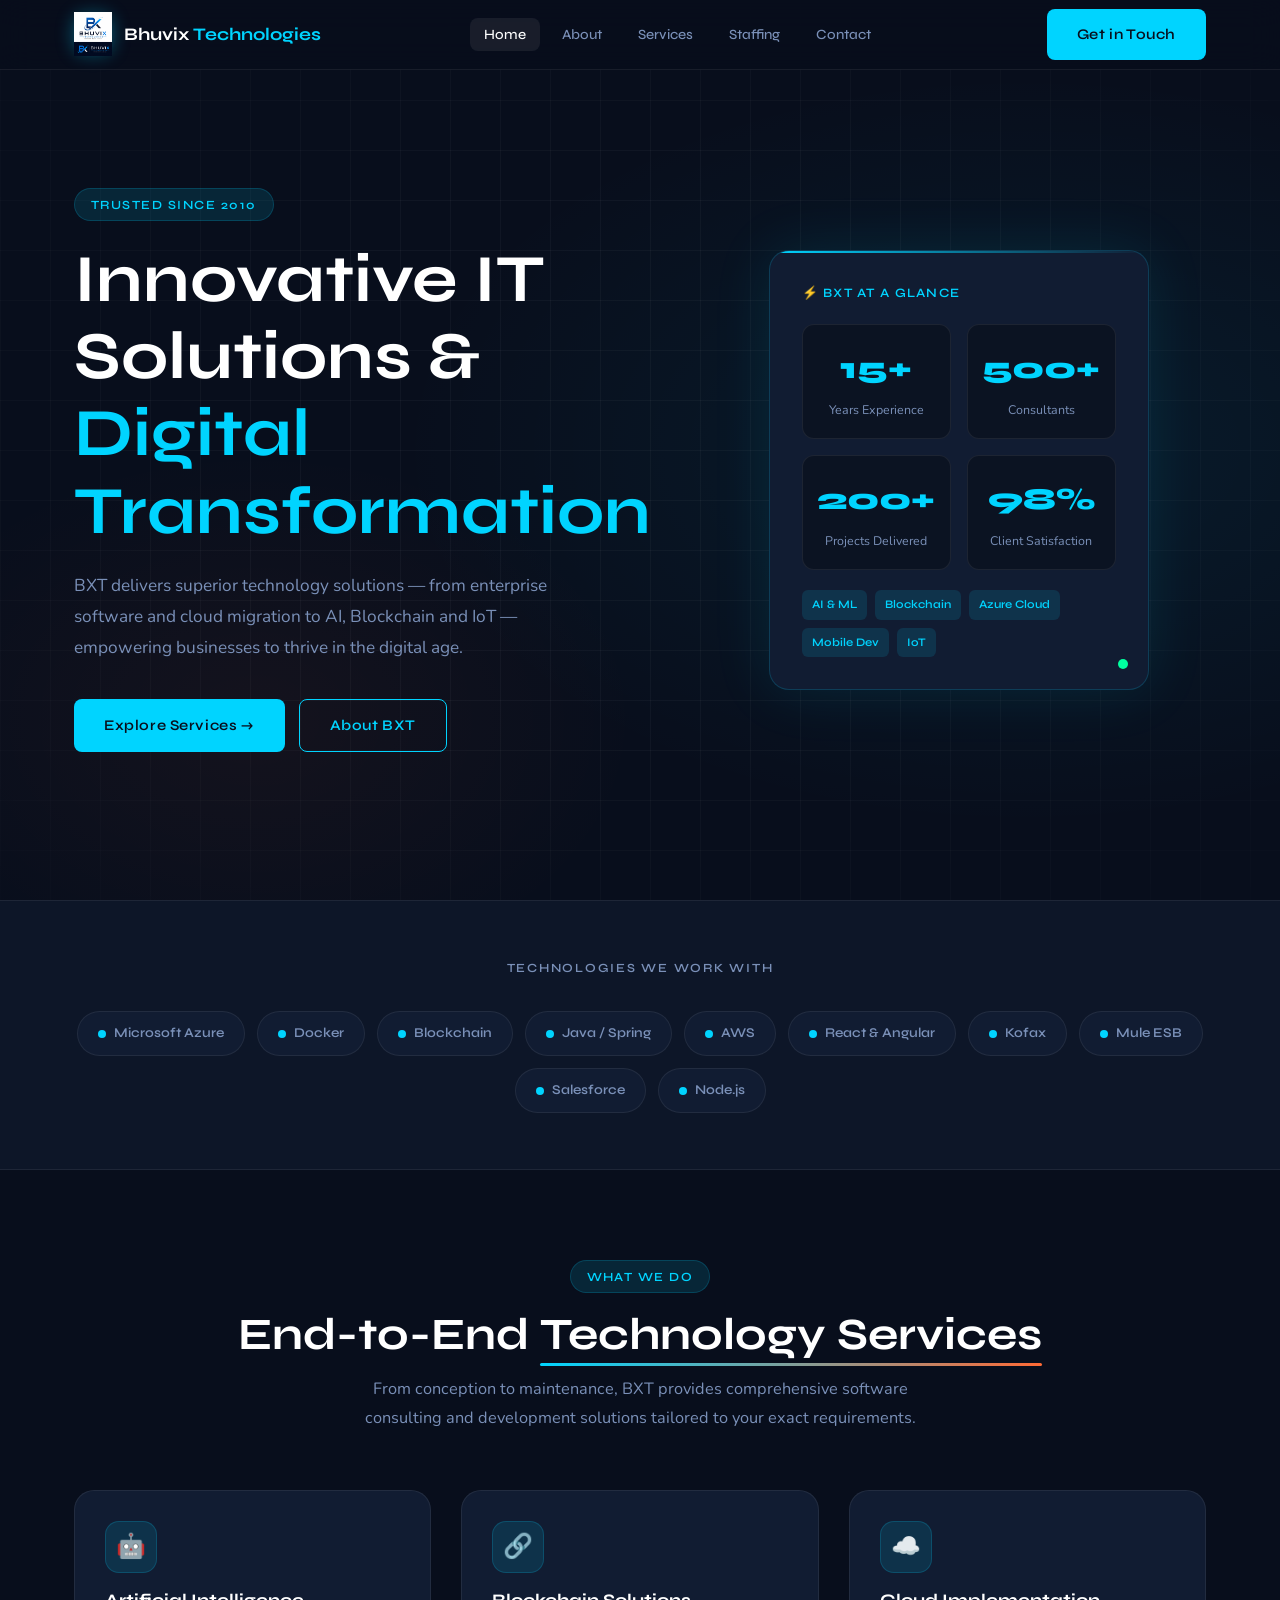
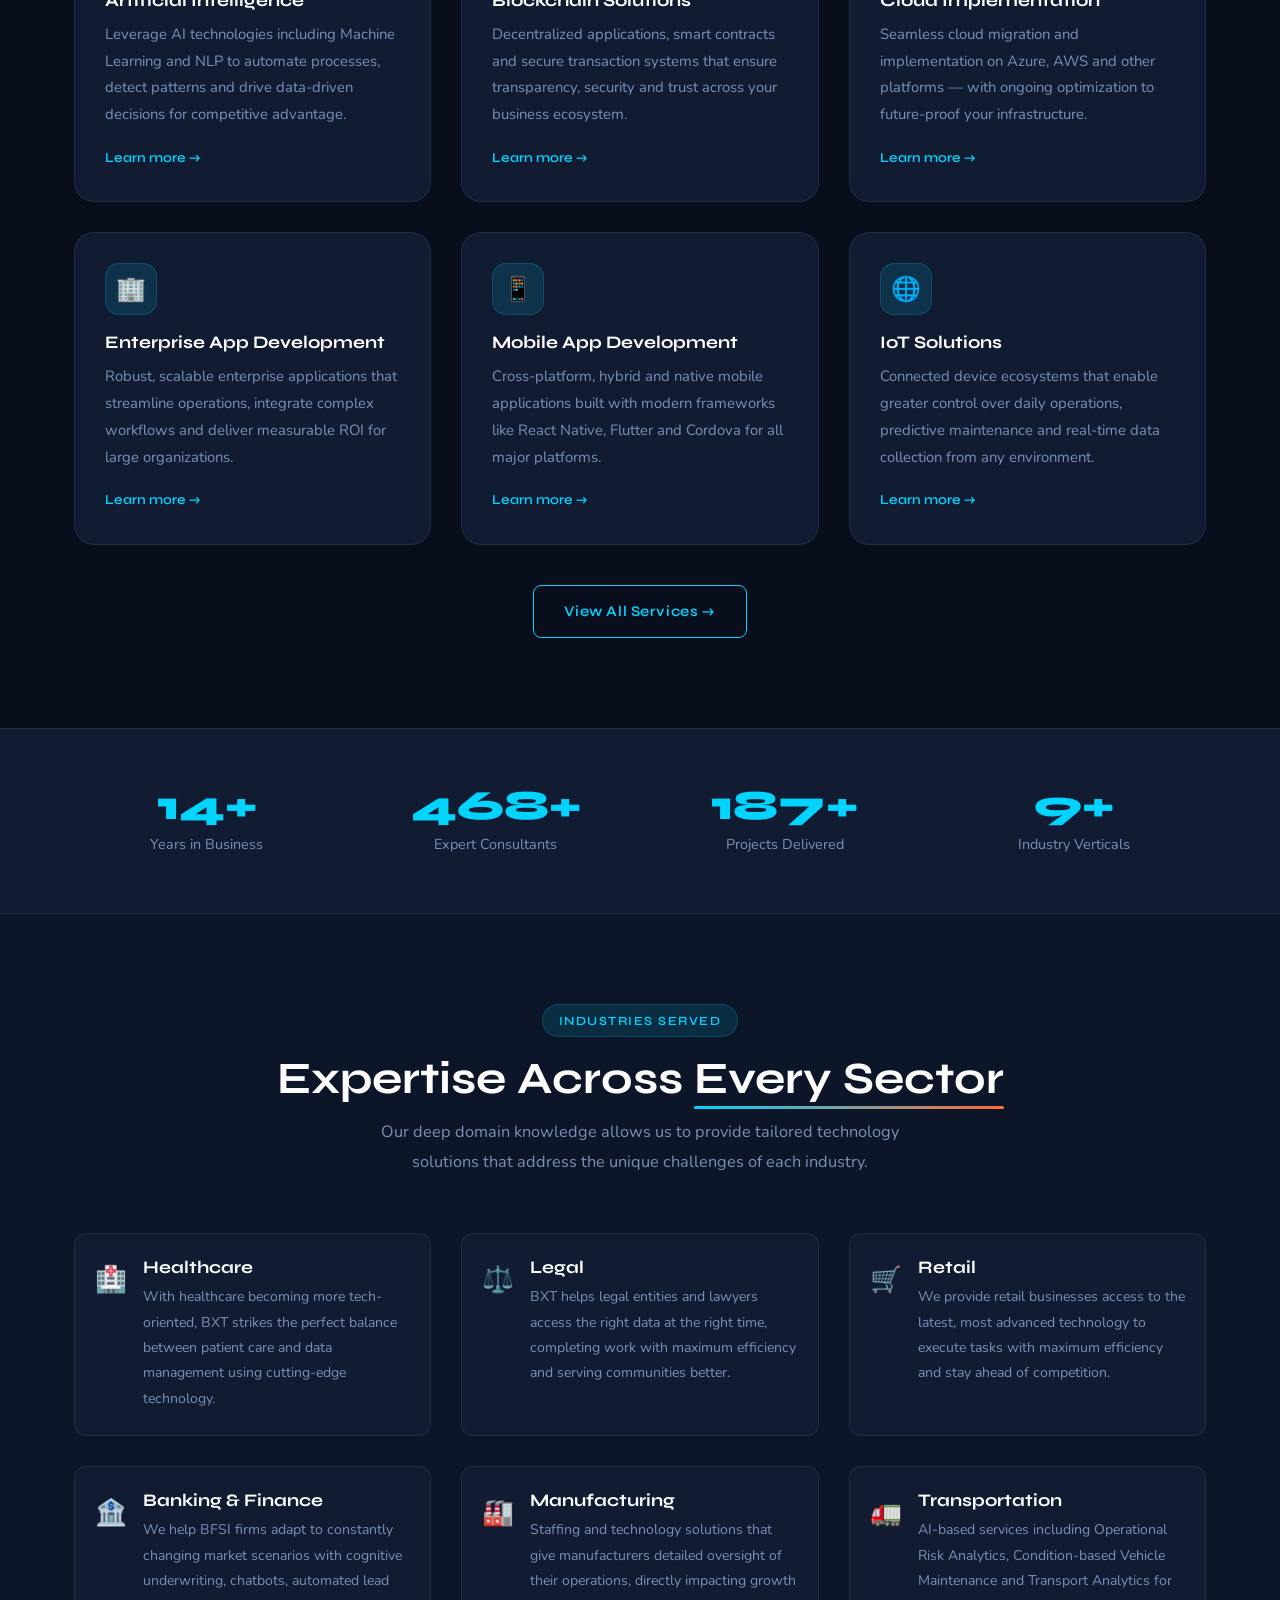
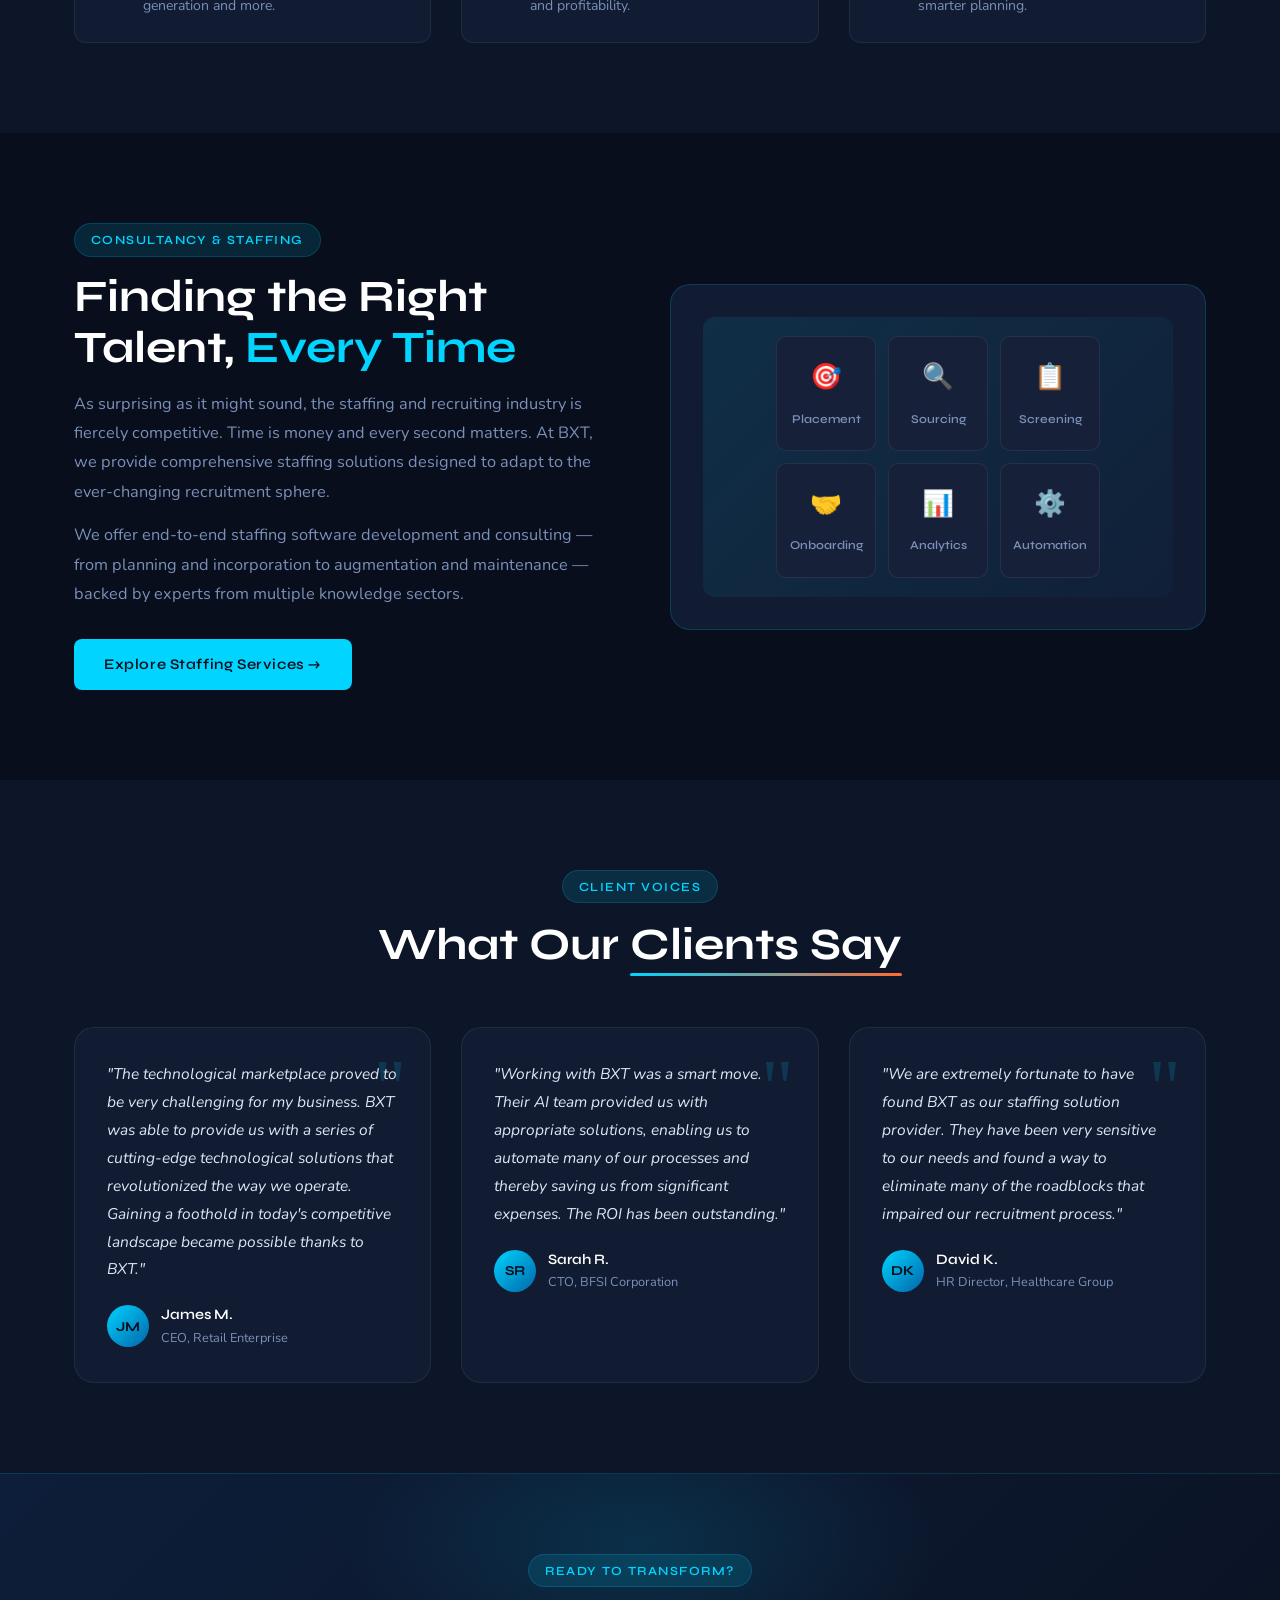
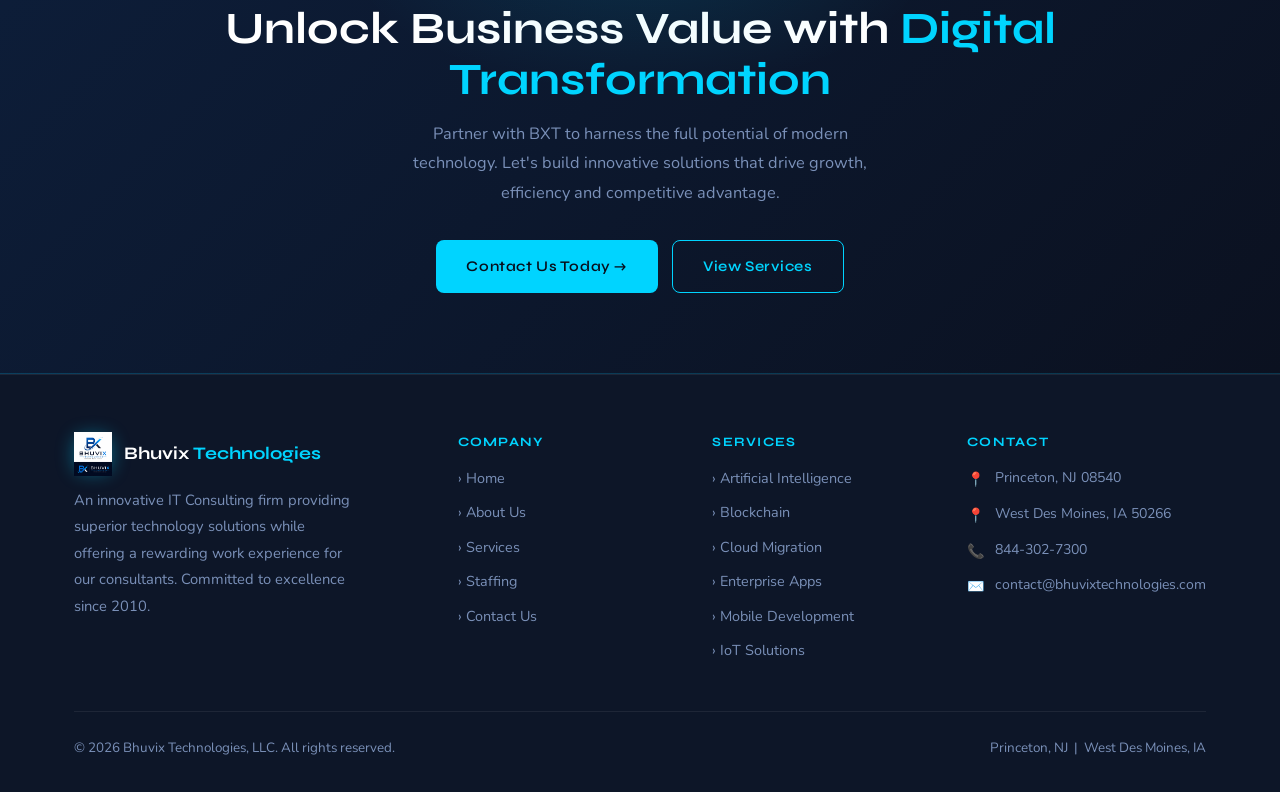
<file: index.html>
<!DOCTYPE html>
<html lang="en">
<head>
  <meta charset="UTF-8" />
  <meta name="viewport" content="width=device-width, initial-scale=1.0" />
  <title>Bhuvix Technologies – Innovative IT Solutions</title>
  <link rel="stylesheet" href="style.css" />
</head>
<body>

<!-- ══ NAVBAR ══ -->
<nav class="navbar">
  <div class="container">
    <a href="index.html" class="nav-logo">
      <div class="nav-logo-icon"><img src="logo.jpeg" alt="Bhuvix Technologies" style="height:44px; width:auto; display:block;" /></div>
      <div class="nav-logo-text">Bhuvix <span>Technologies</span></div>
    </a>
    <ul class="nav-links" id="navLinks">
      <li><a href="index.html">Home</a></li>
      <li><a href="about.html">About</a></li>
      <li><a href="services.html">Services</a></li>
      <li><a href="staffing.html">Staffing</a></li>
      <li><a href="contact.html">Contact</a></li>
    </ul>
    <div class="nav-cta-wrap">
      <a href="contact.html" class="btn btn-primary nav-cta">Get in Touch</a>
    </div>
    <div class="nav-hamburger" id="hamburger">
      <span></span><span></span><span></span>
    </div>
  </div>
</nav>

<!-- ══ HERO ══ -->
<section class="hero">
  <div class="hero-bg"></div>
  <div class="hero-grid"></div>
  <div class="container">
    <div class="hero-inner">
      <div class="hero-content">
        <div class="pill">Trusted Since 2010</div>
        <h1>Innovative IT Solutions &amp; <span>Digital Transformation</span></h1>
        <p>BXT delivers superior technology solutions — from enterprise software and cloud migration to AI, Blockchain and IoT — empowering businesses to thrive in the digital age.</p>
        <div class="hero-btns">
          <a href="services.html" class="btn btn-primary">Explore Services &rarr;</a>
          <a href="about.html" class="btn btn-outline">About BXT</a>
        </div>
      </div>
      <div class="hero-visual">
        <div class="hero-card">
          <div class="hero-card-title">⚡ BXT at a Glance</div>
          <div class="hero-stat-grid">
            <div class="hero-stat">
              <div class="num"><span data-target="15" data-suffix="+">0+</span></div>
              <div class="lbl">Years Experience</div>
            </div>
            <div class="hero-stat">
              <div class="num"><span data-target="500" data-suffix="+">0+</span></div>
              <div class="lbl">Consultants</div>
            </div>
            <div class="hero-stat">
              <div class="num"><span data-target="200" data-suffix="+">0+</span></div>
              <div class="lbl">Projects Delivered</div>
            </div>
            <div class="hero-stat">
              <div class="num"><span data-target="98" data-suffix="%">0%</span></div>
              <div class="lbl">Client Satisfaction</div>
            </div>
          </div>
          <div class="hero-tech-row">
            <span class="hero-tech-tag">AI &amp; ML</span>
            <span class="hero-tech-tag">Blockchain</span>
            <span class="hero-tech-tag">Azure Cloud</span>
            <span class="hero-tech-tag">Mobile Dev</span>
            <span class="hero-tech-tag">IoT</span>
          </div>
          <div class="hero-pulse"></div>
        </div>
      </div>
    </div>
  </div>
</section>

<!-- ══ TECH STRIP ══ -->
<div class="tech-strip">
  <div class="container">
    <p class="tech-strip-label">Technologies We Work With</p>
    <div class="tech-logos">
      <div class="tech-logo-pill"><span class="dot"></span> Microsoft Azure</div>
      <div class="tech-logo-pill"><span class="dot"></span> Docker</div>
      <div class="tech-logo-pill"><span class="dot"></span> Blockchain</div>
      <div class="tech-logo-pill"><span class="dot"></span> Java / Spring</div>
      <div class="tech-logo-pill"><span class="dot"></span> AWS</div>
      <div class="tech-logo-pill"><span class="dot"></span> React &amp; Angular</div>
      <div class="tech-logo-pill"><span class="dot"></span> Kofax</div>
      <div class="tech-logo-pill"><span class="dot"></span> Mule ESB</div>
      <div class="tech-logo-pill"><span class="dot"></span> Salesforce</div>
      <div class="tech-logo-pill"><span class="dot"></span> Node.js</div>
    </div>
  </div>
</div>

<!-- ══ SERVICES OVERVIEW ══ -->
<section class="section">
  <div class="container">
    <div class="section-head animate">
      <div class="pill">What We Do</div>
      <h2>End-to-End <span class="u-line">Technology Services</span></h2>
      <p>From conception to maintenance, BXT provides comprehensive software consulting and development solutions tailored to your exact requirements.</p>
    </div>
    <div class="grid-3">
      <div class="svc-card animate delay-1">
        <div class="svc-icon">🤖</div>
        <h3>Artificial Intelligence</h3>
        <p>Leverage AI technologies including Machine Learning and NLP to automate processes, detect patterns and drive data-driven decisions for competitive advantage.</p>
        <a href="services.html" class="arrow">Learn more &rarr;</a>
      </div>
      <div class="svc-card animate delay-2">
        <div class="svc-icon">🔗</div>
        <h3>Blockchain Solutions</h3>
        <p>Decentralized applications, smart contracts and secure transaction systems that ensure transparency, security and trust across your business ecosystem.</p>
        <a href="services.html" class="arrow">Learn more &rarr;</a>
      </div>
      <div class="svc-card animate delay-3">
        <div class="svc-icon">☁️</div>
        <h3>Cloud Implementation</h3>
        <p>Seamless cloud migration and implementation on Azure, AWS and other platforms — with ongoing optimization to future-proof your infrastructure.</p>
        <a href="services.html" class="arrow">Learn more &rarr;</a>
      </div>
      <div class="svc-card animate delay-1">
        <div class="svc-icon">🏢</div>
        <h3>Enterprise App Development</h3>
        <p>Robust, scalable enterprise applications that streamline operations, integrate complex workflows and deliver measurable ROI for large organizations.</p>
        <a href="services.html" class="arrow">Learn more &rarr;</a>
      </div>
      <div class="svc-card animate delay-2">
        <div class="svc-icon">📱</div>
        <h3>Mobile App Development</h3>
        <p>Cross-platform, hybrid and native mobile applications built with modern frameworks like React Native, Flutter and Cordova for all major platforms.</p>
        <a href="services.html" class="arrow">Learn more &rarr;</a>
      </div>
      <div class="svc-card animate delay-3">
        <div class="svc-icon">🌐</div>
        <h3>IoT Solutions</h3>
        <p>Connected device ecosystems that enable greater control over daily operations, predictive maintenance and real-time data collection from any environment.</p>
        <a href="services.html" class="arrow">Learn more &rarr;</a>
      </div>
    </div>
    <div style="text-align:center; margin-top:40px;">
      <a href="services.html" class="btn btn-outline">View All Services &rarr;</a>
    </div>
  </div>
</section>

<!-- ══ STATS BANNER ══ -->
<div class="stats-banner">
  <div class="container">
    <div class="stat-item animate">
      <div class="num"><span data-target="15" data-suffix="+">0</span></div>
      <div class="lbl">Years in Business</div>
    </div>
    <div class="stat-item animate delay-1">
      <div class="num"><span data-target="500" data-suffix="+">0</span></div>
      <div class="lbl">Expert Consultants</div>
    </div>
    <div class="stat-item animate delay-2">
      <div class="num"><span data-target="200" data-suffix="+">0</span></div>
      <div class="lbl">Projects Delivered</div>
    </div>
    <div class="stat-item animate delay-3">
      <div class="num"><span data-target="10" data-suffix="+">0</span></div>
      <div class="lbl">Industry Verticals</div>
    </div>
  </div>
</div>

<!-- ══ INDUSTRIES ══ -->
<section class="section section--alt">
  <div class="container">
    <div class="section-head animate">
      <div class="pill">Industries Served</div>
      <h2>Expertise Across <span class="u-line">Every Sector</span></h2>
      <p>Our deep domain knowledge allows us to provide tailored technology solutions that address the unique challenges of each industry.</p>
    </div>
    <div class="grid-3">
      <div class="ind-card animate delay-1">
        <div class="ind-icon">🏥</div>
        <div>
          <h4>Healthcare</h4>
          <p>With healthcare becoming more tech-oriented, BXT strikes the perfect balance between patient care and data management using cutting-edge technology.</p>
        </div>
      </div>
      <div class="ind-card animate delay-2">
        <div class="ind-icon">⚖️</div>
        <div>
          <h4>Legal</h4>
          <p>BXT helps legal entities and lawyers access the right data at the right time, completing work with maximum efficiency and serving communities better.</p>
        </div>
      </div>
      <div class="ind-card animate delay-3">
        <div class="ind-icon">🛒</div>
        <div>
          <h4>Retail</h4>
          <p>We provide retail businesses access to the latest, most advanced technology to execute tasks with maximum efficiency and stay ahead of competition.</p>
        </div>
      </div>
      <div class="ind-card animate delay-1">
        <div class="ind-icon">🏦</div>
        <div>
          <h4>Banking &amp; Finance</h4>
          <p>We help BFSI firms adapt to constantly changing market scenarios with cognitive underwriting, chatbots, automated lead generation and more.</p>
        </div>
      </div>
      <div class="ind-card animate delay-2">
        <div class="ind-icon">🏭</div>
        <div>
          <h4>Manufacturing</h4>
          <p>Staffing and technology solutions that give manufacturers detailed oversight of their operations, directly impacting growth and profitability.</p>
        </div>
      </div>
      <div class="ind-card animate delay-3">
        <div class="ind-icon">🚛</div>
        <div>
          <h4>Transportation</h4>
          <p>AI-based services including Operational Risk Analytics, Condition-based Vehicle Maintenance and Transport Analytics for smarter planning.</p>
        </div>
      </div>
    </div>
  </div>
</section>

<!-- ══ STAFFING HIGHLIGHT ══ -->
<section class="section">
  <div class="container">
    <div class="about-block">
      <div class="animate">
        <div class="pill">Consultancy &amp; Staffing</div>
        <h2>Finding the Right Talent, <span style="color:var(--cyan)">Every Time</span></h2>
        <p>As surprising as it might sound, the staffing and recruiting industry is fiercely competitive. Time is money and every second matters. At BXT, we provide comprehensive staffing solutions designed to adapt to the ever-changing recruitment sphere.</p>
        <p>We offer end-to-end staffing software development and consulting — from planning and incorporation to augmentation and maintenance — backed by experts from multiple knowledge sectors.</p>
        <a href="staffing.html" class="btn btn-primary" style="margin-top:16px;">Explore Staffing Services &rarr;</a>
      </div>
      <div class="about-img animate delay-2">
        <div class="about-img-inner">
          <div class="about-icon-grid">
            <div class="about-icon-cell"><span class="icon">🎯</span><span>Placement</span></div>
            <div class="about-icon-cell"><span class="icon">🔍</span><span>Sourcing</span></div>
            <div class="about-icon-cell"><span class="icon">📋</span><span>Screening</span></div>
            <div class="about-icon-cell"><span class="icon">🤝</span><span>Onboarding</span></div>
            <div class="about-icon-cell"><span class="icon">📊</span><span>Analytics</span></div>
            <div class="about-icon-cell"><span class="icon">⚙️</span><span>Automation</span></div>
          </div>
        </div>
      </div>
    </div>
  </div>
</section>

<!-- ══ TESTIMONIALS ══ -->
<section class="section section--alt">
  <div class="container">
    <div class="section-head animate">
      <div class="pill">Client Voices</div>
      <h2>What Our <span class="u-line">Clients Say</span></h2>
    </div>
    <div class="grid-3">
      <div class="testi-card animate delay-1">
        <p class="testi-text">"The technological marketplace proved to be very challenging for my business. BXT was able to provide us with a series of cutting-edge technological solutions that revolutionized the way we operate. Gaining a foothold in today's competitive landscape became possible thanks to BXT."</p>
        <div class="testi-author">
          <div class="testi-avatar">JM</div>
          <div>
            <div class="testi-name">James M.</div>
            <div class="testi-role">CEO, Retail Enterprise</div>
          </div>
        </div>
      </div>
      <div class="testi-card animate delay-2">
        <p class="testi-text">"Working with BXT was a smart move. Their AI team provided us with appropriate solutions, enabling us to automate many of our processes and thereby saving us from significant expenses. The ROI has been outstanding."</p>
        <div class="testi-author">
          <div class="testi-avatar">SR</div>
          <div>
            <div class="testi-name">Sarah R.</div>
            <div class="testi-role">CTO, BFSI Corporation</div>
          </div>
        </div>
      </div>
      <div class="testi-card animate delay-3">
        <p class="testi-text">"We are extremely fortunate to have found BXT as our staffing solution provider. They have been very sensitive to our needs and found a way to eliminate many of the roadblocks that impaired our recruitment process."</p>
        <div class="testi-author">
          <div class="testi-avatar">DK</div>
          <div>
            <div class="testi-name">David K.</div>
            <div class="testi-role">HR Director, Healthcare Group</div>
          </div>
        </div>
      </div>
    </div>
  </div>
</section>

<!-- ══ CTA BANNER ══ -->
<div class="cta-banner">
  <div class="container">
    <div class="pill">Ready to Transform?</div>
    <h2>Unlock Business Value with <span style="color:var(--cyan)">Digital Transformation</span></h2>
    <p>Partner with BXT to harness the full potential of modern technology. Let's build innovative solutions that drive growth, efficiency and competitive advantage.</p>
    <div class="cta-btns">
      <a href="contact.html" class="btn btn-primary">Contact Us Today &rarr;</a>
      <a href="services.html" class="btn btn-outline">View Services</a>
    </div>
  </div>
</div>

<!-- ══ FOOTER ══ -->
<footer>
  <div class="container">
    <div class="footer-grid">
        <div class="footer-brand">
            <a href="index.html" class="nav-logo">
                <div class="nav-logo-icon"><img src="logo.jpeg" alt="Bhuvix Technologies" style="height:44px; width:auto; display:block;" /></div>
                <div class="nav-logo-text">Bhuvix <span>Technologies</span></div>
            </a>
            <p>An innovative IT Consulting firm providing superior technology solutions while offering a rewarding work experience for our consultants. Committed to excellence since 2010.</p>
        </div>
      <div class="footer-col">
        <h5>Company</h5>
        <ul>
          <li><a href="index.html">&rsaquo; Home</a></li>
          <li><a href="about.html">&rsaquo; About Us</a></li>
          <li><a href="services.html">&rsaquo; Services</a></li>
          <li><a href="staffing.html">&rsaquo; Staffing</a></li>
          <li><a href="contact.html">&rsaquo; Contact Us</a></li>
        </ul>
      </div>
      <div class="footer-col">
        <h5>Services</h5>
        <ul>
          <li><a href="services.html">&rsaquo; Artificial Intelligence</a></li>
          <li><a href="services.html">&rsaquo; Blockchain</a></li>
          <li><a href="services.html">&rsaquo; Cloud Migration</a></li>
          <li><a href="services.html">&rsaquo; Enterprise Apps</a></li>
          <li><a href="services.html">&rsaquo; Mobile Development</a></li>
          <li><a href="services.html">&rsaquo; IoT Solutions</a></li>
        </ul>
      </div>
      <div class="footer-col">
        <h5>Contact</h5>
        <ul class="footer-contact">
          <li><span class="icon">📍</span> Princeton, NJ 08540</li>
          <li><span class="icon">📍</span> West Des Moines, IA 50266</li>
          <li><span class="icon">📞</span> 844-302-7300</li>
          <li><span class="icon">✉️</span> contact@bhuvixtechnologies.com</li>
        </ul>
      </div>
    </div>
    <div class="footer-bottom">
      <p style="color:var(--muted);">&copy; 2026 Bhuvix Technologies, LLC. All rights reserved.</p>
      <p style="color:var(--muted);">Princeton, NJ &nbsp;|&nbsp; West Des Moines, IA</p>
    </div>
  </div>
</footer>

<script src="script.js"></script>
</body>
</html>
</file>
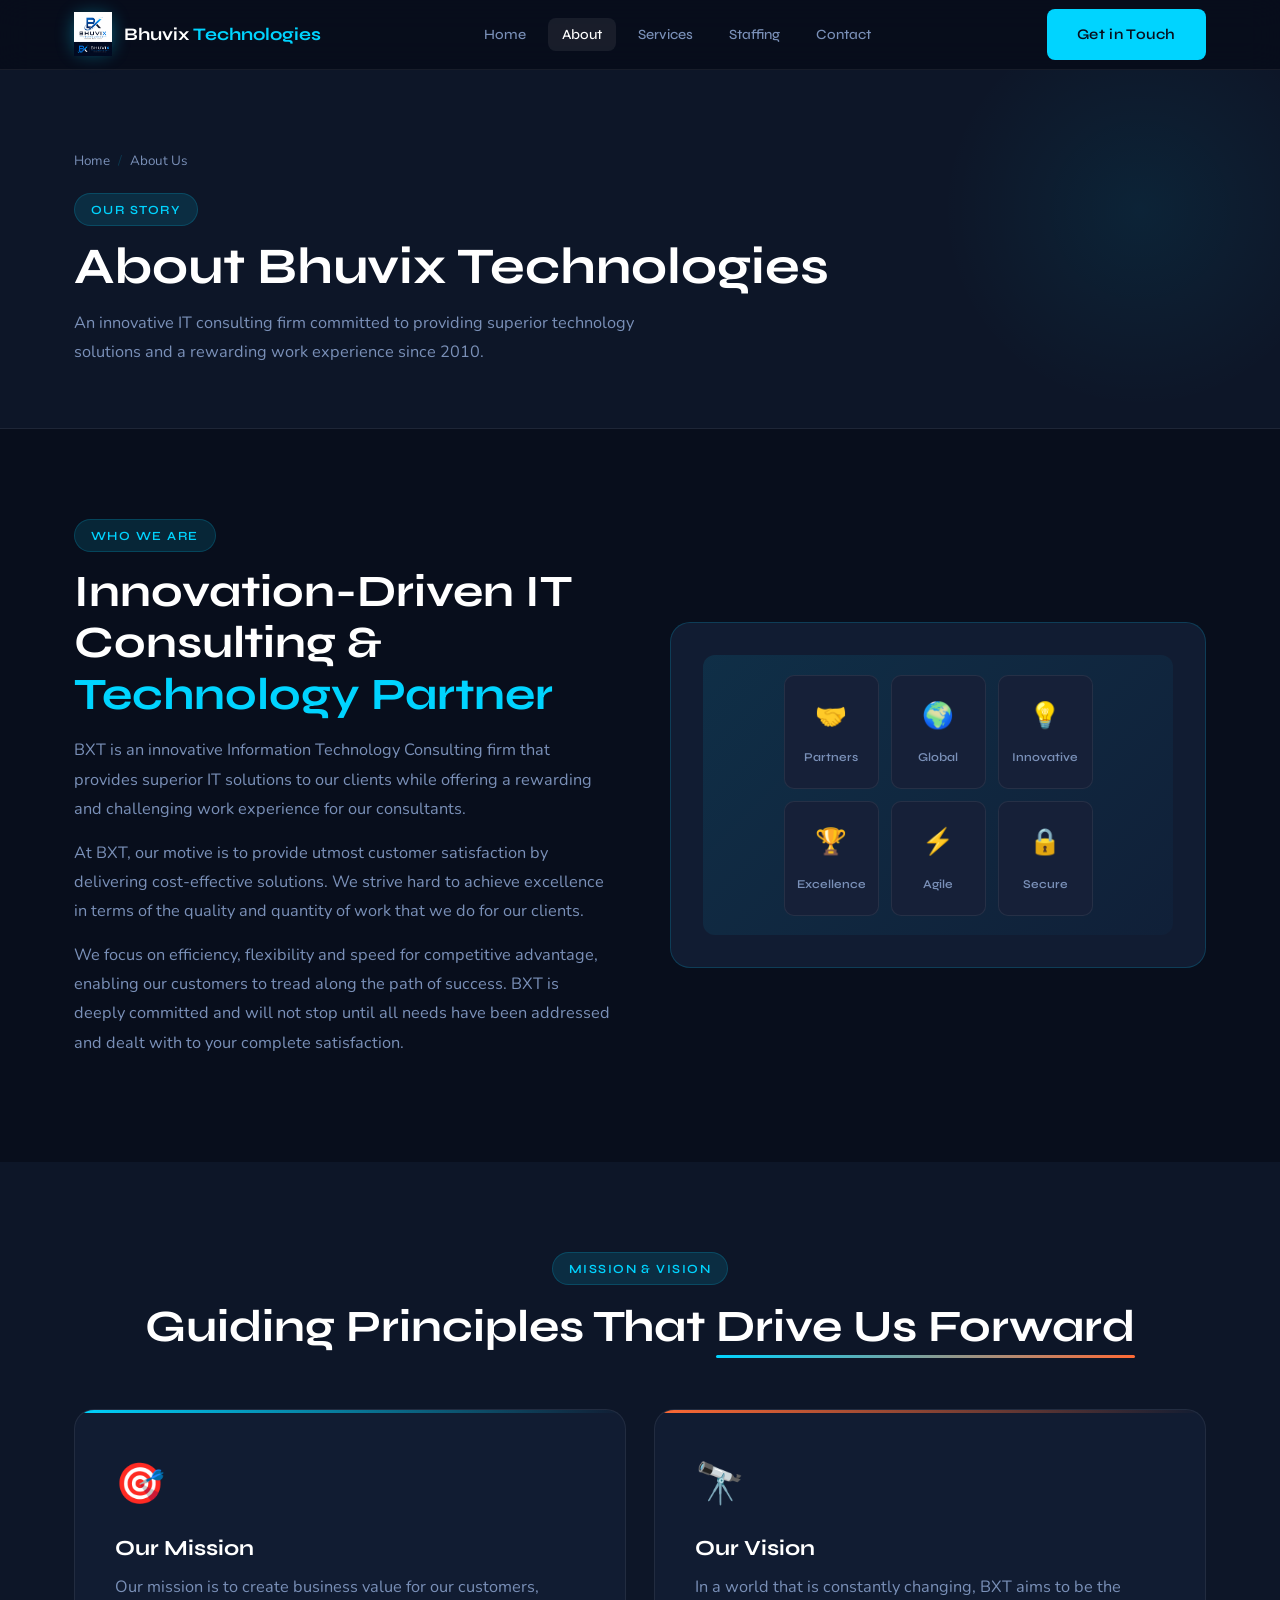
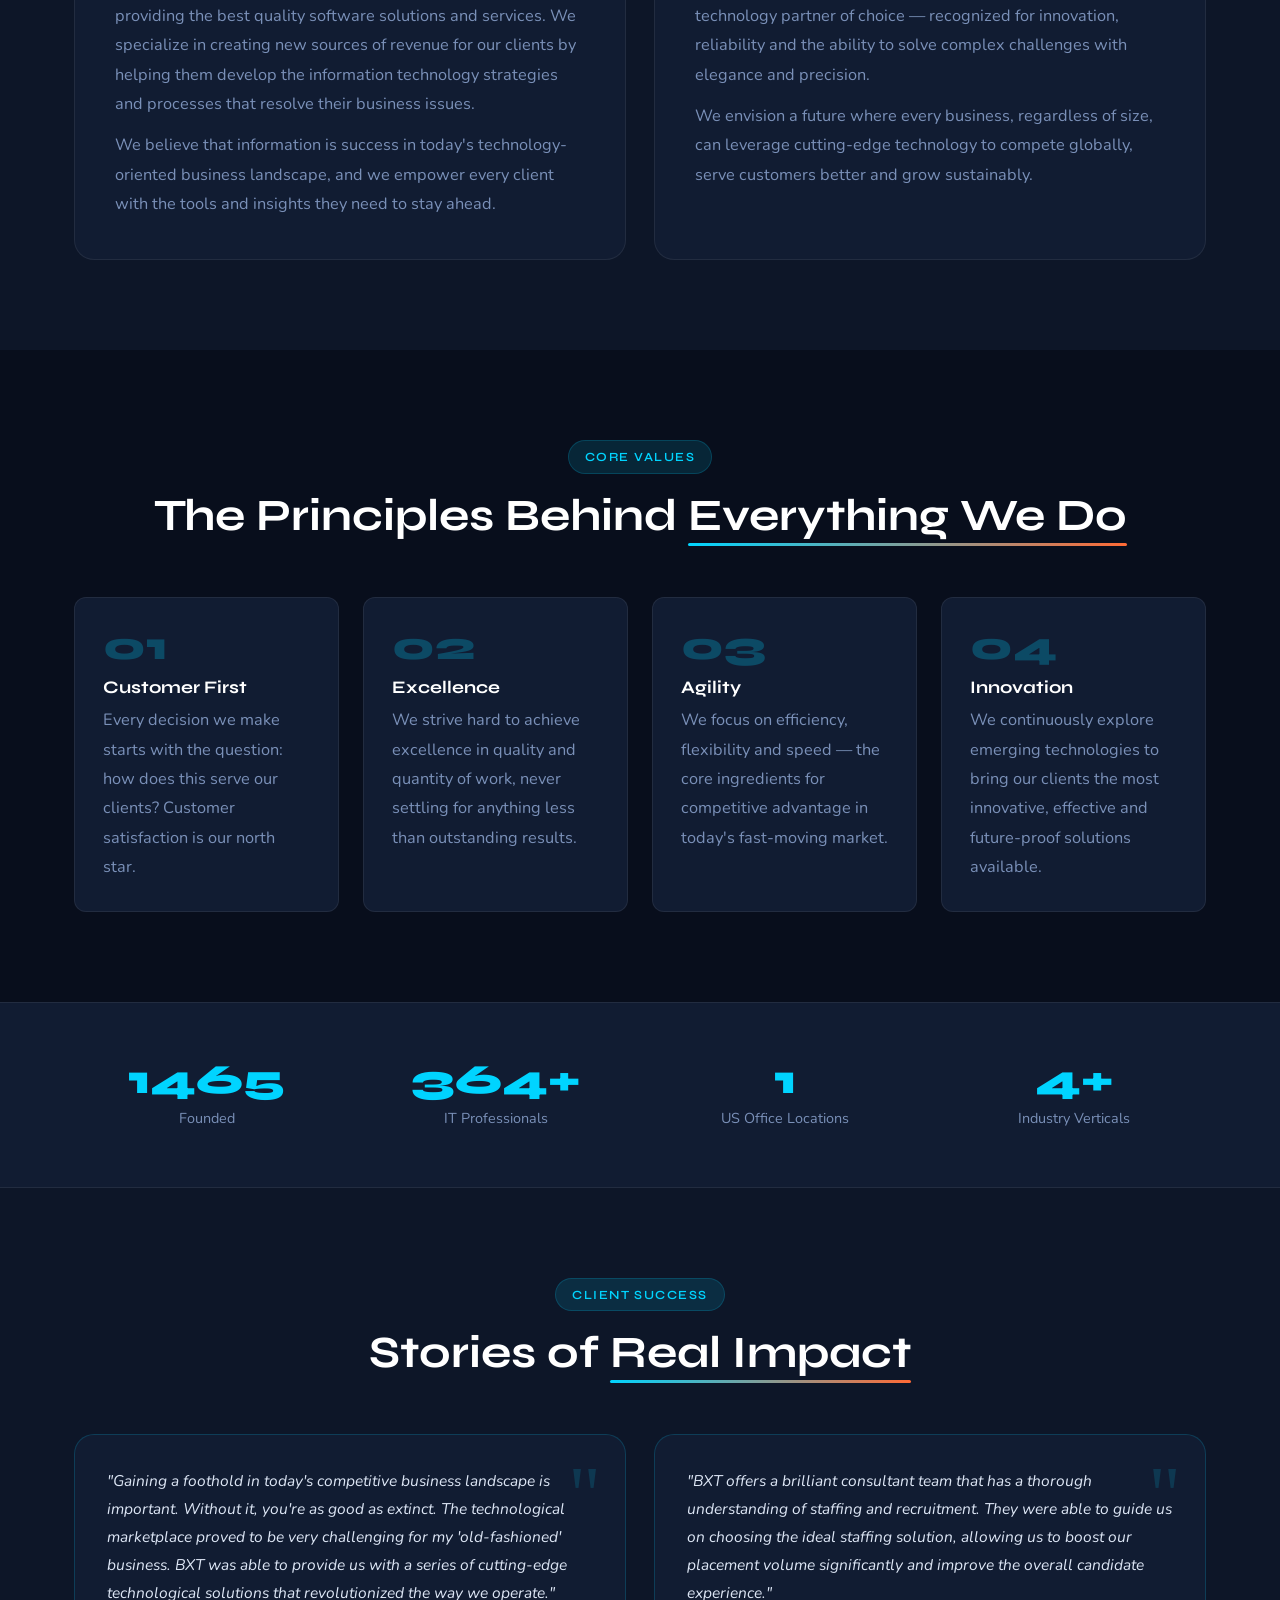
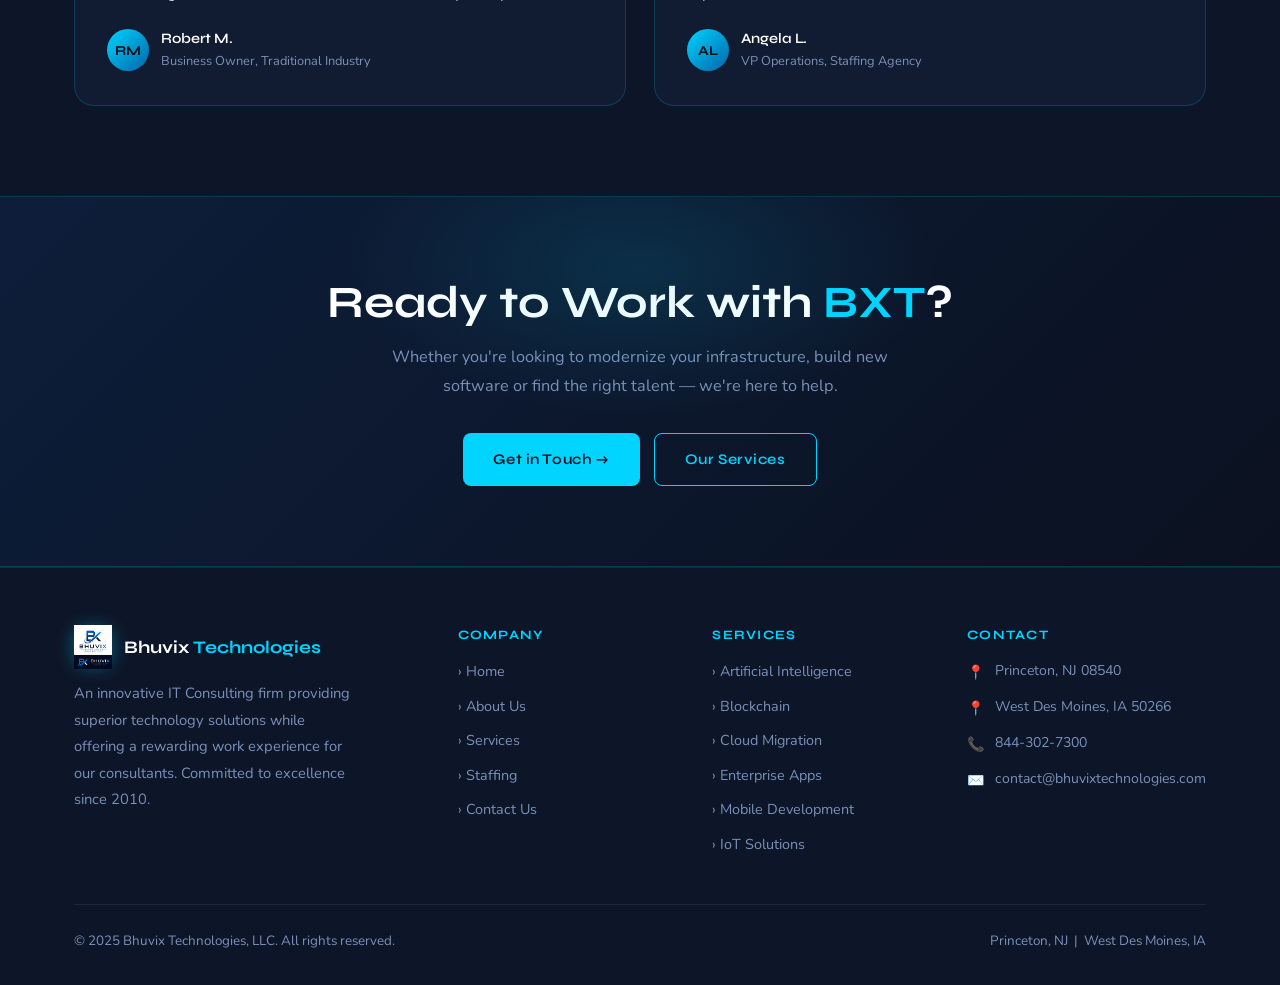
<file: about.html>
<!DOCTYPE html>
<html lang="en">
<head>
  <meta charset="UTF-8" />
  <meta name="viewport" content="width=device-width, initial-scale=1.0" />
  <title>About Us – Bhuvix Technologies</title>
  <link rel="stylesheet" href="style.css" />
</head>
<body>

<!-- ══ NAVBAR ══ -->
<nav class="navbar">
    <div class="container">
        <a href="index.html" class="nav-logo">
            <div class="nav-logo-icon"><img src="logo.jpeg" alt="Bhuvix Technologies" style="height:44px; width:auto; display:block;" /></div>
            <div class="nav-logo-text">Bhuvix <span>Technologies</span></div>
        </a>
        <ul class="nav-links" id="navLinks">
            <li><a href="index.html">Home</a></li>
            <li><a href="about.html">About</a></li>
            <li><a href="services.html">Services</a></li>
            <li><a href="staffing.html">Staffing</a></li>
            <li><a href="contact.html">Contact</a></li>
        </ul>
        <div class="nav-cta-wrap">
            <a href="contact.html" class="btn btn-primary nav-cta">Get in Touch</a>
        </div>
        <div class="nav-hamburger" id="hamburger">
            <span></span><span></span><span></span>
        </div>
    </div>
</nav>

<!-- ══ PAGE HEADER ══ -->
<div class="page-pad"></div>
<div class="page-header">
  <div class="container">
    <div class="breadcrumb">
      <a href="index.html">Home</a>
      <span class="sep">/</span>
      <span>About Us</span>
    </div>
    <div class="pill">Our Story</div>
    <h1>About Bhuvix Technologies</h1>
    <p>An innovative IT consulting firm committed to providing superior technology solutions and a rewarding work experience since 2010.</p>
  </div>
</div>

<!-- ══ WHO WE ARE ══ -->
<section class="section">
  <div class="container">
    <div class="about-block">
      <div class="animate">
        <div class="pill">Who We Are</div>
        <h2>Innovation-Driven IT Consulting &amp; <span style="color:var(--cyan)">Technology Partner</span></h2>
        <p>BXT is an innovative Information Technology Consulting firm that provides superior IT solutions to our clients while offering a rewarding and challenging work experience for our consultants.</p>
        <p>At BXT, our motive is to provide utmost customer satisfaction by delivering cost-effective solutions. We strive hard to achieve excellence in terms of the quality and quantity of work that we do for our clients.</p>
        <p>We focus on efficiency, flexibility and speed for competitive advantage, enabling our customers to tread along the path of success. BXT is deeply committed and will not stop until all needs have been addressed and dealt with to your complete satisfaction.</p>
      </div>
      <div class="about-img animate delay-2">
        <div class="about-img-inner">
          <div class="about-icon-grid">
            <div class="about-icon-cell"><span class="icon">🤝</span><span>Partners</span></div>
            <div class="about-icon-cell"><span class="icon">🌍</span><span>Global</span></div>
            <div class="about-icon-cell"><span class="icon">💡</span><span>Innovative</span></div>
            <div class="about-icon-cell"><span class="icon">🏆</span><span>Excellence</span></div>
            <div class="about-icon-cell"><span class="icon">⚡</span><span>Agile</span></div>
            <div class="about-icon-cell"><span class="icon">🔒</span><span>Secure</span></div>
          </div>
        </div>
      </div>
    </div>
  </div>
</section>

<!-- ══ MISSION & VISION ══ -->
<section class="section section--alt">
  <div class="container">
    <div class="section-head animate">
      <div class="pill">Mission &amp; Vision</div>
      <h2>Guiding Principles That <span class="u-line">Drive Us Forward</span></h2>
    </div>
    <div class="grid-2" style="gap:28px;">
      <div style="background:var(--card);border:1px solid var(--border2);border-radius:var(--radius-lg);padding:40px;position:relative;overflow:hidden;" class="animate delay-1">
        <div style="position:absolute;top:0;left:0;right:0;height:3px;background:linear-gradient(90deg,var(--cyan),transparent);"></div>
        <div style="font-size:2.5rem;margin-bottom:18px;">🎯</div>
        <h3 style="margin-bottom:12px;">Our Mission</h3>
        <p>Our mission is to create business value for our customers, providing the best quality software solutions and services. We specialize in creating new sources of revenue for our clients by helping them develop the information technology strategies and processes that resolve their business issues.</p>
        <p style="margin-top:12px;">We believe that information is success in today's technology-oriented business landscape, and we empower every client with the tools and insights they need to stay ahead.</p>
      </div>
      <div style="background:var(--card);border:1px solid var(--border2);border-radius:var(--radius-lg);padding:40px;position:relative;overflow:hidden;" class="animate delay-2">
        <div style="position:absolute;top:0;left:0;right:0;height:3px;background:linear-gradient(90deg,var(--orange),transparent);"></div>
        <div style="font-size:2.5rem;margin-bottom:18px;">🔭</div>
        <h3 style="margin-bottom:12px;">Our Vision</h3>
        <p>In a world that is constantly changing, BXT aims to be the technology partner of choice — recognized for innovation, reliability and the ability to solve complex challenges with elegance and precision.</p>
        <p style="margin-top:12px;">We envision a future where every business, regardless of size, can leverage cutting-edge technology to compete globally, serve customers better and grow sustainably.</p>
      </div>
    </div>
  </div>
</section>

<!-- ══ CORE VALUES ══ -->
<section class="section">
  <div class="container">
    <div class="section-head animate">
      <div class="pill">Core Values</div>
      <h2>The Principles Behind <span class="u-line">Everything We Do</span></h2>
    </div>
    <div class="grid-4">
      <div class="value-card animate delay-1">
        <div class="v-num">01</div>
        <h4>Customer First</h4>
        <p>Every decision we make starts with the question: how does this serve our clients? Customer satisfaction is our north star.</p>
      </div>
      <div class="value-card animate delay-2">
        <div class="v-num">02</div>
        <h4>Excellence</h4>
        <p>We strive hard to achieve excellence in quality and quantity of work, never settling for anything less than outstanding results.</p>
      </div>
      <div class="value-card animate delay-3">
        <div class="v-num">03</div>
        <h4>Agility</h4>
        <p>We focus on efficiency, flexibility and speed — the core ingredients for competitive advantage in today's fast-moving market.</p>
      </div>
      <div class="value-card animate delay-4">
        <div class="v-num">04</div>
        <h4>Innovation</h4>
        <p>We continuously explore emerging technologies to bring our clients the most innovative, effective and future-proof solutions available.</p>
      </div>
    </div>
  </div>
</section>

<!-- ══ STATS ══ -->
<div class="stats-banner">
  <div class="container">
    <div class="stat-item animate">
      <div class="num"><span data-target="2010" data-suffix="">0</span></div>
      <div class="lbl">Founded</div>
    </div>
    <div class="stat-item animate delay-1">
      <div class="num"><span data-target="500" data-suffix="+">0</span></div>
      <div class="lbl">IT Professionals</div>
    </div>
    <div class="stat-item animate delay-2">
      <div class="num"><span data-target="2" data-suffix="">0</span></div>
      <div class="lbl">US Office Locations</div>
    </div>
    <div class="stat-item animate delay-3">
      <div class="num"><span data-target="6" data-suffix="+">0</span></div>
      <div class="lbl">Industry Verticals</div>
    </div>
  </div>
</div>

<!-- ══ TESTIMONIAL ══ -->
<section class="section section--alt">
  <div class="container">
    <div class="section-head animate">
      <div class="pill">Client Success</div>
      <h2>Stories of <span class="u-line">Real Impact</span></h2>
    </div>
    <div class="grid-2" style="gap:28px;">
      <div class="testi-card animate delay-1" style="border-color:var(--border);">
        <p class="testi-text">"Gaining a foothold in today's competitive business landscape is important. Without it, you're as good as extinct. The technological marketplace proved to be very challenging for my 'old-fashioned' business. BXT was able to provide us with a series of cutting-edge technological solutions that revolutionized the way we operate."</p>
        <div class="testi-author">
          <div class="testi-avatar">RM</div>
          <div>
            <div class="testi-name">Robert M.</div>
            <div class="testi-role">Business Owner, Traditional Industry</div>
          </div>
        </div>
      </div>
      <div class="testi-card animate delay-2" style="border-color:var(--border);">
        <p class="testi-text">"BXT offers a brilliant consultant team that has a thorough understanding of staffing and recruitment. They were able to guide us on choosing the ideal staffing solution, allowing us to boost our placement volume significantly and improve the overall candidate experience."</p>
        <div class="testi-author">
          <div class="testi-avatar">AL</div>
          <div>
            <div class="testi-name">Angela L.</div>
            <div class="testi-role">VP Operations, Staffing Agency</div>
          </div>
        </div>
      </div>
    </div>
  </div>
</section>

<!-- ══ CTA ══ -->
<div class="cta-banner">
  <div class="container">
    <h2>Ready to Work with <span style="color:var(--cyan)">BXT</span>?</h2>
    <p>Whether you're looking to modernize your infrastructure, build new software or find the right talent — we're here to help.</p>
    <div class="cta-btns">
      <a href="contact.html" class="btn btn-primary">Get in Touch &rarr;</a>
      <a href="services.html" class="btn btn-outline">Our Services</a>
    </div>
  </div>
</div>

<!-- ══ FOOTER ══ -->
<footer>
  <div class="container">
    <div class="footer-grid">
        <div class="footer-brand">
            <a href="index.html" class="nav-logo">
                <div class="nav-logo-icon"><img src="logo.jpeg" alt="Bhuvix Technologies" style="height:44px; width:auto; display:block;" /></div>
                <div class="nav-logo-text">Bhuvix <span>Technologies</span></div>
            </a>
            <p>An innovative IT Consulting firm providing superior technology solutions while offering a rewarding work experience for our consultants. Committed to excellence since 2010.</p>
        </div>
      <div class="footer-col">
        <h5>Company</h5>
        <ul>
          <li><a href="index.html">&rsaquo; Home</a></li>
          <li><a href="about.html">&rsaquo; About Us</a></li>
          <li><a href="services.html">&rsaquo; Services</a></li>
          <li><a href="staffing.html">&rsaquo; Staffing</a></li>
          <li><a href="contact.html">&rsaquo; Contact Us</a></li>
        </ul>
      </div>
      <div class="footer-col">
        <h5>Services</h5>
        <ul>
          <li><a href="services.html">&rsaquo; Artificial Intelligence</a></li>
          <li><a href="services.html">&rsaquo; Blockchain</a></li>
          <li><a href="services.html">&rsaquo; Cloud Migration</a></li>
          <li><a href="services.html">&rsaquo; Enterprise Apps</a></li>
          <li><a href="services.html">&rsaquo; Mobile Development</a></li>
          <li><a href="services.html">&rsaquo; IoT Solutions</a></li>
        </ul>
      </div>
      <div class="footer-col">
        <h5>Contact</h5>
        <ul class="footer-contact">
          <li><span class="icon">📍</span> Princeton, NJ 08540</li>
          <li><span class="icon">📍</span> West Des Moines, IA 50266</li>
          <li><span class="icon">📞</span> 844-302-7300</li>
          <li><span class="icon">✉️</span> contact@bhuvixtechnologies.com</li>
        </ul>
      </div>
    </div>
    <div class="footer-bottom">
      <p style="color:var(--muted);">&copy; 2025 Bhuvix Technologies, LLC. All rights reserved.</p>
      <p style="color:var(--muted);">Princeton, NJ &nbsp;|&nbsp; West Des Moines, IA</p>
    </div>
  </div>
</footer>

<script src="script.js"></script>
</body>
</html>
</file>
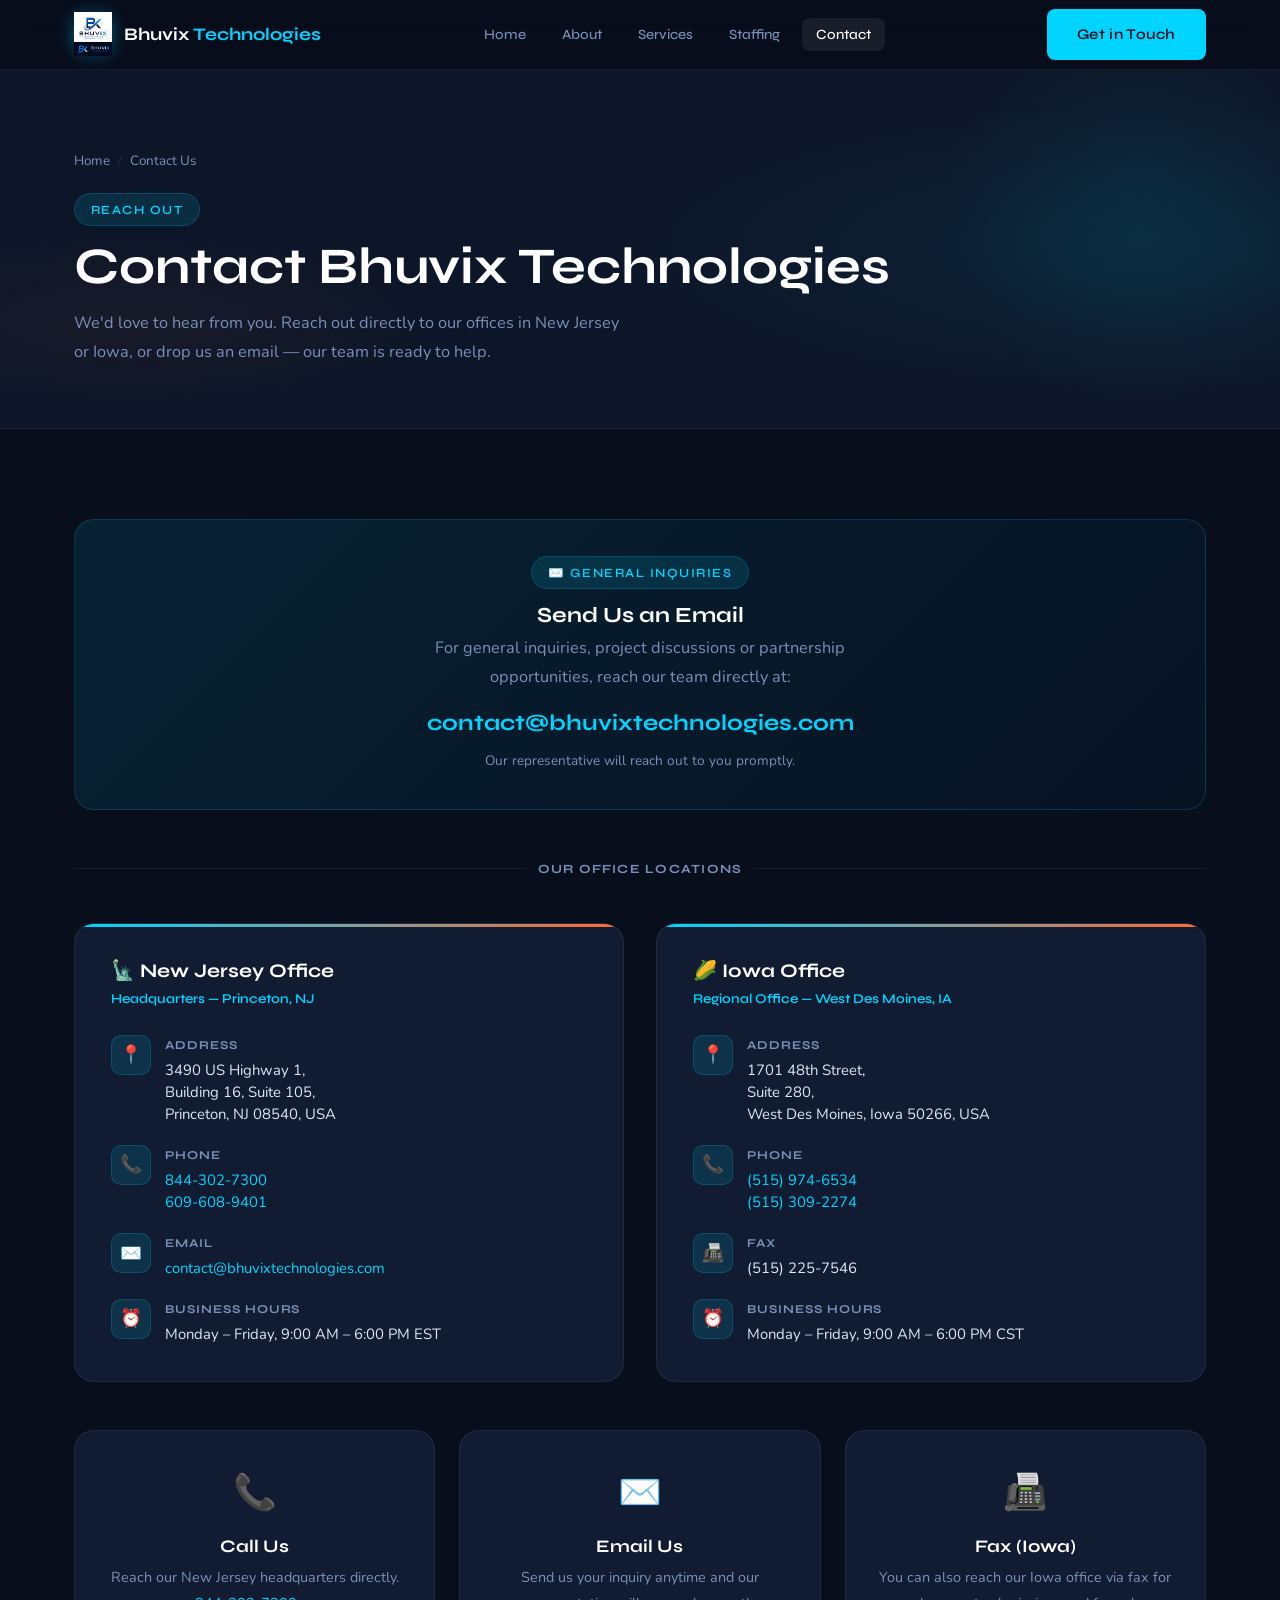
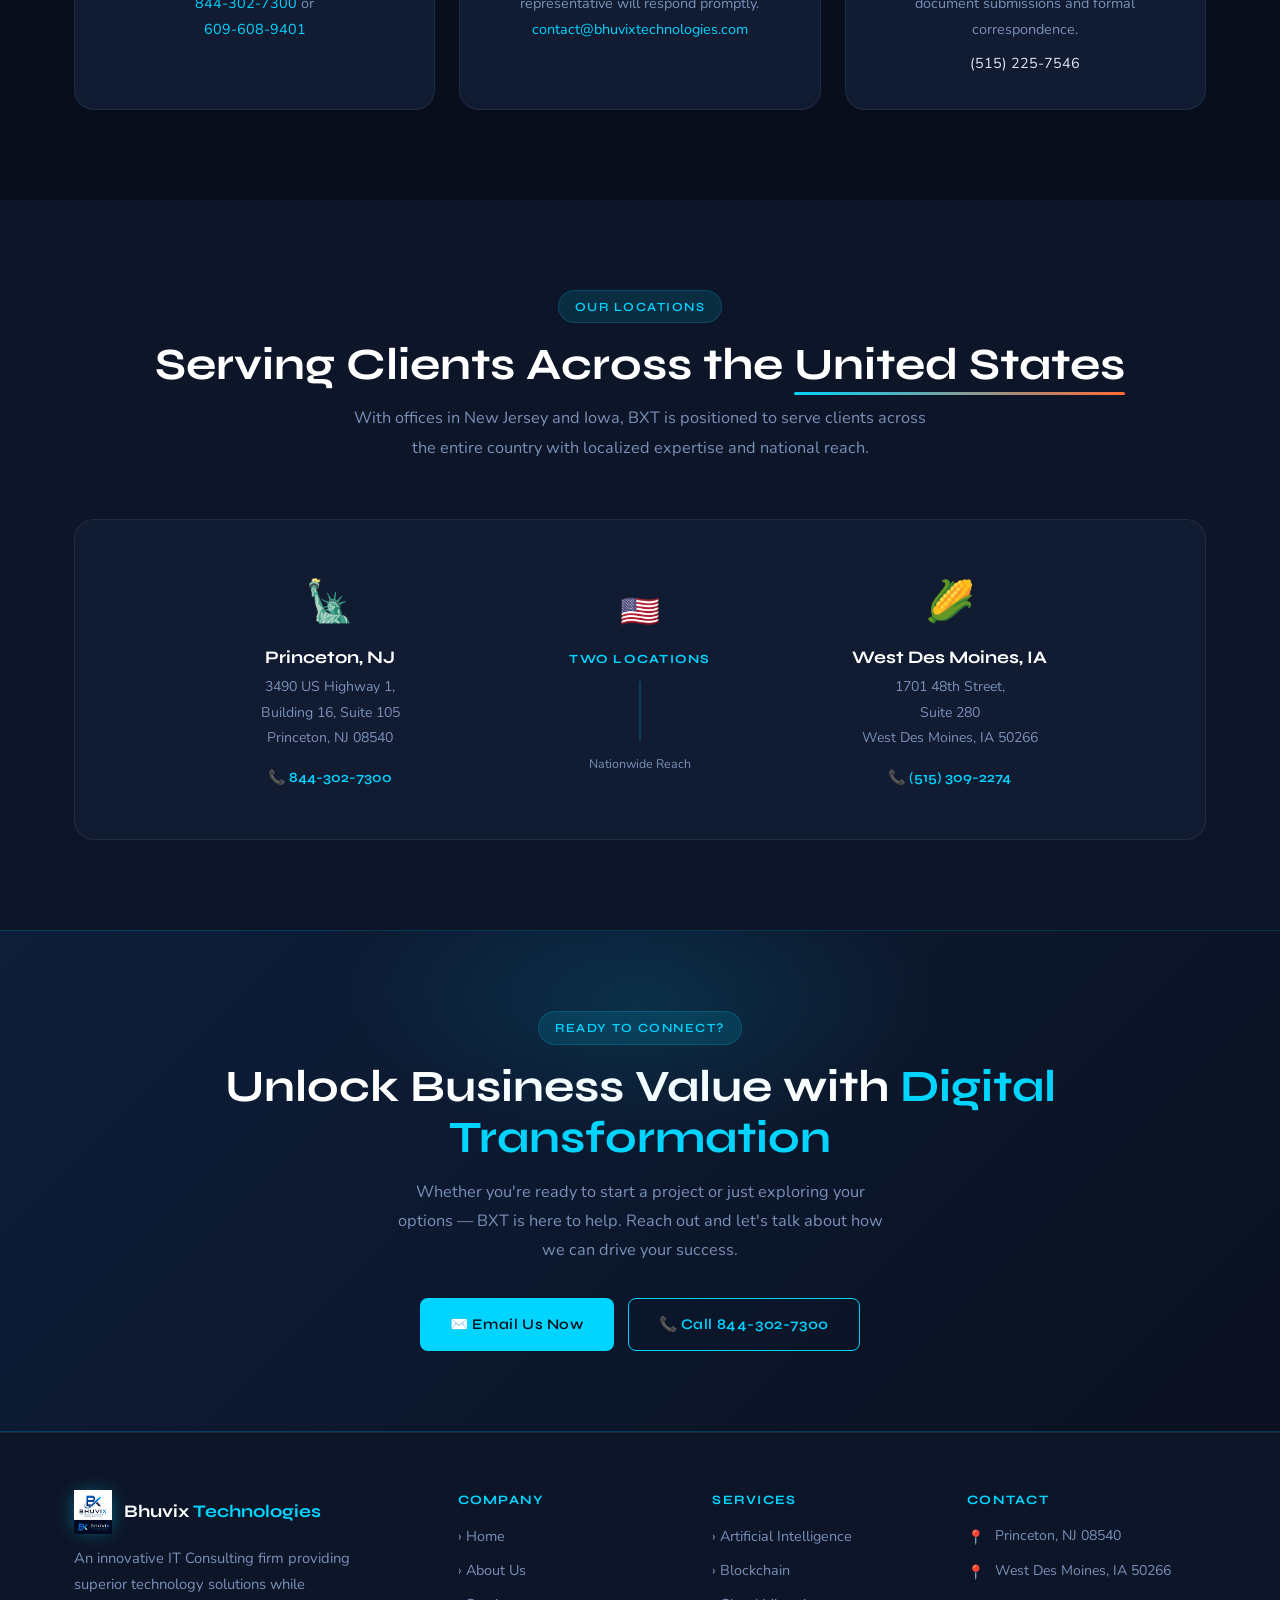
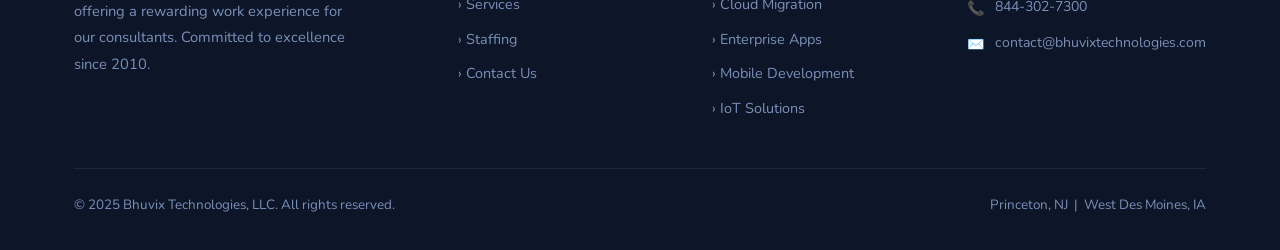
<file: contact.html>
<!DOCTYPE html>
<html lang="en">
<head>
  <meta charset="UTF-8" />
  <meta name="viewport" content="width=device-width, initial-scale=1.0" />
  <title>Contact Us – Bhuvix Technologies</title>
  <link rel="stylesheet" href="style.css" />
  <style>
    /* Extra styles for contact page */
    .contact-hero {
      background:
        radial-gradient(ellipse 60% 60% at 90% 50%, rgba(0,212,255,.07) 0%, transparent 70%),
        radial-gradient(ellipse 40% 40% at 10% 70%, rgba(255,106,53,.05) 0%, transparent 60%),
        var(--bg2);
    }
    .office-divider {
      display: flex; align-items: center; justify-content: center;
      padding: 16px 0;
      font-family: 'Syne', sans-serif;
      font-size: 0.78rem; font-weight: 700; letter-spacing: .1em;
      text-transform: uppercase; color: var(--muted);
      gap: 12px;
    }
    .office-divider::before, .office-divider::after {
      content: '';
      flex: 1; height: 1px;
      background: var(--border2);
    }
    .reach-us-grid {
      display: grid; grid-template-columns: repeat(3, 1fr); gap: 24px;
      margin-top: 48px;
    }
    @media(max-width:768px) { .reach-us-grid { grid-template-columns: 1fr; } }
    .reach-card {
      background: var(--card);
      border: 1px solid var(--border2);
      border-radius: var(--radius-lg);
      padding: 32px 28px;
      text-align: center;
      transition: all .3s;
    }
    .reach-card:hover { border-color: var(--border); transform: translateY(-4px); }
    .reach-card .r-icon { font-size: 2.2rem; margin-bottom: 14px; display: block; }
    .reach-card h4 { margin-bottom: 8px; }
    .reach-card p { font-size: 0.9rem; }
    .reach-card a { color: var(--cyan); }
    .reach-card a:hover { text-decoration: underline; }
    .fax-note { font-size: 0.82rem; color: var(--muted); margin-top: 4px; }
  </style>
</head>
<body>

<!-- ══ NAVBAR ══ -->
<nav class="navbar">
    <div class="container">
        <a href="index.html" class="nav-logo">
            <div class="nav-logo-icon"><img src="logo.jpeg" alt="Bhuvix Technologies" style="height:44px; width:auto; display:block;" /></div>
            <div class="nav-logo-text">Bhuvix <span>Technologies</span></div>
        </a>
        <ul class="nav-links" id="navLinks">
            <li><a href="index.html">Home</a></li>
            <li><a href="about.html">About</a></li>
            <li><a href="services.html">Services</a></li>
            <li><a href="staffing.html">Staffing</a></li>
            <li><a href="contact.html">Contact</a></li>
        </ul>
        <div class="nav-cta-wrap">
            <a href="contact.html" class="btn btn-primary nav-cta">Get in Touch</a>
        </div>
        <div class="nav-hamburger" id="hamburger">
            <span></span><span></span><span></span>
        </div>
    </div>
</nav>

<!-- ══ PAGE HEADER ══ -->
<div class="page-pad"></div>
<div class="page-header contact-hero">
  <div class="container">
    <div class="breadcrumb">
      <a href="index.html">Home</a>
      <span class="sep">/</span>
      <span>Contact Us</span>
    </div>
    <div class="pill">Reach Out</div>
    <h1>Contact Bhuvix Technologies</h1>
    <p>We'd love to hear from you. Reach out directly to our offices in New Jersey or Iowa, or drop us an email — our team is ready to help.</p>
  </div>
</div>

<!-- ══ MAIN CONTACT SECTION ══ -->
<section class="section">
  <div class="container">

    <!-- Email hero card -->
    <div class="contact-email-card animate" style="margin-bottom:32px;">
      <div class="pill" style="margin:0 auto 14px; display:table;">✉️ General Inquiries</div>
      <h3 style="color:var(--white);margin-bottom:6px;">Send Us an Email</h3>
      <p style="max-width:420px;margin:0 auto 10px;">For general inquiries, project discussions or partnership opportunities, reach our team directly at:</p>
      <div class="big-email">
        <a href="mailto:contact@bhuvixtechnologies.com">contact@bhuvixtechnologies.com</a>
      </div>
      <p style="font-size:0.85rem;margin-top:6px;">Our representative will reach out to you promptly.</p>
    </div>

    <!-- Office cards -->
    <div class="office-divider">Our Office Locations</div>

    <div class="contact-grid" style="margin-top:28px;">

      <!-- New Jersey -->
      <div class="contact-card animate delay-1">
        <h3>🗽 New Jersey Office</h3>
        <div class="subtitle">Headquarters — Princeton, NJ</div>

        <div class="contact-item">
          <div class="contact-item-icon">📍</div>
          <div class="contact-item-text">
            <div class="label">Address</div>
            <div class="value">
              3490 US Highway 1,<br />
              Building 16, Suite 105,<br />
              Princeton, NJ 08540, USA
            </div>
          </div>
        </div>

        <div class="contact-item">
          <div class="contact-item-icon">📞</div>
          <div class="contact-item-text">
            <div class="label">Phone</div>
            <div class="value">
              <a href="tel:+18443027300">844-302-7300</a><br />
              <a href="tel:+16096089401">609-608-9401</a>
            </div>
          </div>
        </div>

        <div class="contact-item">
          <div class="contact-item-icon">✉️</div>
          <div class="contact-item-text">
            <div class="label">Email</div>
            <div class="value">
              <a href="mailto:contact@bhuvixtechnologies.com">contact@bhuvixtechnologies.com</a>
            </div>
          </div>
        </div>

        <div class="contact-item" style="margin-bottom:0;">
          <div class="contact-item-icon">⏰</div>
          <div class="contact-item-text">
            <div class="label">Business Hours</div>
            <div class="value">Monday – Friday, 9:00 AM – 6:00 PM EST</div>
          </div>
        </div>
      </div>

      <!-- Iowa -->
      <div class="contact-card animate delay-2">
        <h3>🌽 Iowa Office</h3>
        <div class="subtitle">Regional Office — West Des Moines, IA</div>

        <div class="contact-item">
          <div class="contact-item-icon">📍</div>
          <div class="contact-item-text">
            <div class="label">Address</div>
            <div class="value">
              1701 48th Street,<br />
              Suite 280,<br />
              West Des Moines, Iowa 50266, USA
            </div>
          </div>
        </div>

        <div class="contact-item">
          <div class="contact-item-icon">📞</div>
          <div class="contact-item-text">
            <div class="label">Phone</div>
            <div class="value">
              <a href="tel:+15159746534">(515) 974-6534</a><br />
              <a href="tel:+15153092274">(515) 309-2274</a>
            </div>
          </div>
        </div>

        <div class="contact-item">
          <div class="contact-item-icon">📠</div>
          <div class="contact-item-text">
            <div class="label">Fax</div>
            <div class="value">(515) 225-7546</div>
          </div>
        </div>

        <div class="contact-item" style="margin-bottom:0;">
          <div class="contact-item-icon">⏰</div>
          <div class="contact-item-text">
            <div class="label">Business Hours</div>
            <div class="value">Monday – Friday, 9:00 AM – 6:00 PM CST</div>
          </div>
        </div>
      </div>
    </div>

    <!-- Ways to Reach Us -->
    <div class="reach-us-grid">
      <div class="reach-card animate delay-1">
        <span class="r-icon">📞</span>
        <h4>Call Us</h4>
        <p>Reach our New Jersey headquarters directly.<br />
          <a href="tel:+18443027300">844-302-7300</a> or<br />
          <a href="tel:+16096089401">609-608-9401</a>
        </p>
      </div>
      <div class="reach-card animate delay-2">
        <span class="r-icon">✉️</span>
        <h4>Email Us</h4>
        <p>Send us your inquiry anytime and our representative will respond promptly.<br />
          <a href="mailto:contact@bhuvixtechnologies.com">contact@bhuvixtechnologies.com</a>
        </p>
      </div>
      <div class="reach-card animate delay-3">
        <span class="r-icon">📠</span>
        <h4>Fax (Iowa)</h4>
        <p>You can also reach our Iowa office via fax for document submissions and formal correspondence.</p>
        <p style="color:var(--text);margin-top:8px;">(515) 225-7546</p>
      </div>
    </div>

  </div>
</section>

<!-- ══ OFFICE MAP VISUAL ══ -->
<section class="section section--alt">
  <div class="container">
    <div class="section-head animate">
      <div class="pill">Our Locations</div>
      <h2>Serving Clients Across the <span class="u-line">United States</span></h2>
      <p>With offices in New Jersey and Iowa, BXT is positioned to serve clients across the entire country with localized expertise and national reach.</p>
    </div>
    <div style="background:var(--card);border:1px solid var(--border2);border-radius:var(--radius-lg);padding:48px;display:grid;grid-template-columns:1fr auto 1fr;gap:32px;align-items:center;" class="animate">
      <div class="office-mini">
        <span class="office-icon">🗽</span>
        <h4>Princeton, NJ</h4>
        <p>3490 US Highway 1,<br>Building 16, Suite 105<br>Princeton, NJ 08540</p>
        <div style="margin-top:14px;">
          <a href="tel:+18443027300" style="color:var(--cyan);font-family:'Syne',sans-serif;font-size:0.88rem;font-weight:600;">📞 844-302-7300</a>
        </div>
      </div>
      <div style="text-align:center;">
        <div style="font-size:2rem;">🇺🇸</div>
        <div style="font-family:'Syne',sans-serif;font-size:0.78rem;font-weight:700;letter-spacing:.1em;text-transform:uppercase;color:var(--cyan);margin-top:8px;">Two Locations</div>
        <div style="width:2px;height:60px;background:var(--border);margin:12px auto;"></div>
        <div style="font-size:0.78rem;color:var(--muted);">Nationwide Reach</div>
      </div>
      <div class="office-mini">
        <span class="office-icon">🌽</span>
        <h4>West Des Moines, IA</h4>
        <p>1701 48th Street,<br>Suite 280<br>West Des Moines, IA 50266</p>
        <div style="margin-top:14px;">
          <a href="tel:+15153092274" style="color:var(--cyan);font-family:'Syne',sans-serif;font-size:0.88rem;font-weight:600;">📞 (515) 309-2274</a>
        </div>
      </div>
    </div>
  </div>
</section>

<!-- ══ READY TO CONNECT ══ -->
<div class="cta-banner">
  <div class="container">
    <div class="pill">Ready to Connect?</div>
    <h2>Unlock Business Value with <span style="color:var(--cyan)">Digital Transformation</span></h2>
    <p>Whether you're ready to start a project or just exploring your options — BXT is here to help. Reach out and let's talk about how we can drive your success.</p>
    <div class="cta-btns">
      <a href="mailto:contact@bhuvixtechnologies.com" class="btn btn-primary">✉️ Email Us Now</a>
      <a href="tel:+18443027300" class="btn btn-outline">📞 Call 844-302-7300</a>
    </div>
  </div>
</div>

<!-- ══ FOOTER ══ -->
<footer>
  <div class="container">
    <div class="footer-grid">
        <div class="footer-brand">
            <a href="index.html" class="nav-logo">
                <div class="nav-logo-icon"><img src="logo.jpeg" alt="Bhuvix Technologies" style="height:44px; width:auto; display:block;" /></div>
                <div class="nav-logo-text">Bhuvix <span>Technologies</span></div>
            </a>
            <p>An innovative IT Consulting firm providing superior technology solutions while offering a rewarding work experience for our consultants. Committed to excellence since 2010.</p>
        </div>
      <div class="footer-col">
        <h5>Company</h5>
        <ul>
          <li><a href="index.html">&rsaquo; Home</a></li>
          <li><a href="about.html">&rsaquo; About Us</a></li>
          <li><a href="services.html">&rsaquo; Services</a></li>
          <li><a href="staffing.html">&rsaquo; Staffing</a></li>
          <li><a href="contact.html">&rsaquo; Contact Us</a></li>
        </ul>
      </div>
      <div class="footer-col">
        <h5>Services</h5>
        <ul>
          <li><a href="services.html">&rsaquo; Artificial Intelligence</a></li>
          <li><a href="services.html">&rsaquo; Blockchain</a></li>
          <li><a href="services.html">&rsaquo; Cloud Migration</a></li>
          <li><a href="services.html">&rsaquo; Enterprise Apps</a></li>
          <li><a href="services.html">&rsaquo; Mobile Development</a></li>
          <li><a href="services.html">&rsaquo; IoT Solutions</a></li>
        </ul>
      </div>
      <div class="footer-col">
        <h5>Contact</h5>
        <ul class="footer-contact">
          <li><span class="icon">📍</span> Princeton, NJ 08540</li>
          <li><span class="icon">📍</span> West Des Moines, IA 50266</li>
          <li><span class="icon">📞</span> 844-302-7300</li>
          <li><span class="icon">✉️</span> contact@bhuvixtechnologies.com</li>
        </ul>
      </div>
    </div>
    <div class="footer-bottom">
      <p style="color:var(--muted);">&copy; 2025 Bhuvix Technologies, LLC. All rights reserved.</p>
      <p style="color:var(--muted);">Princeton, NJ &nbsp;|&nbsp; West Des Moines, IA</p>
    </div>
  </div>
</footer>

<script src="script.js"></script>
</body>
</html>
</file>
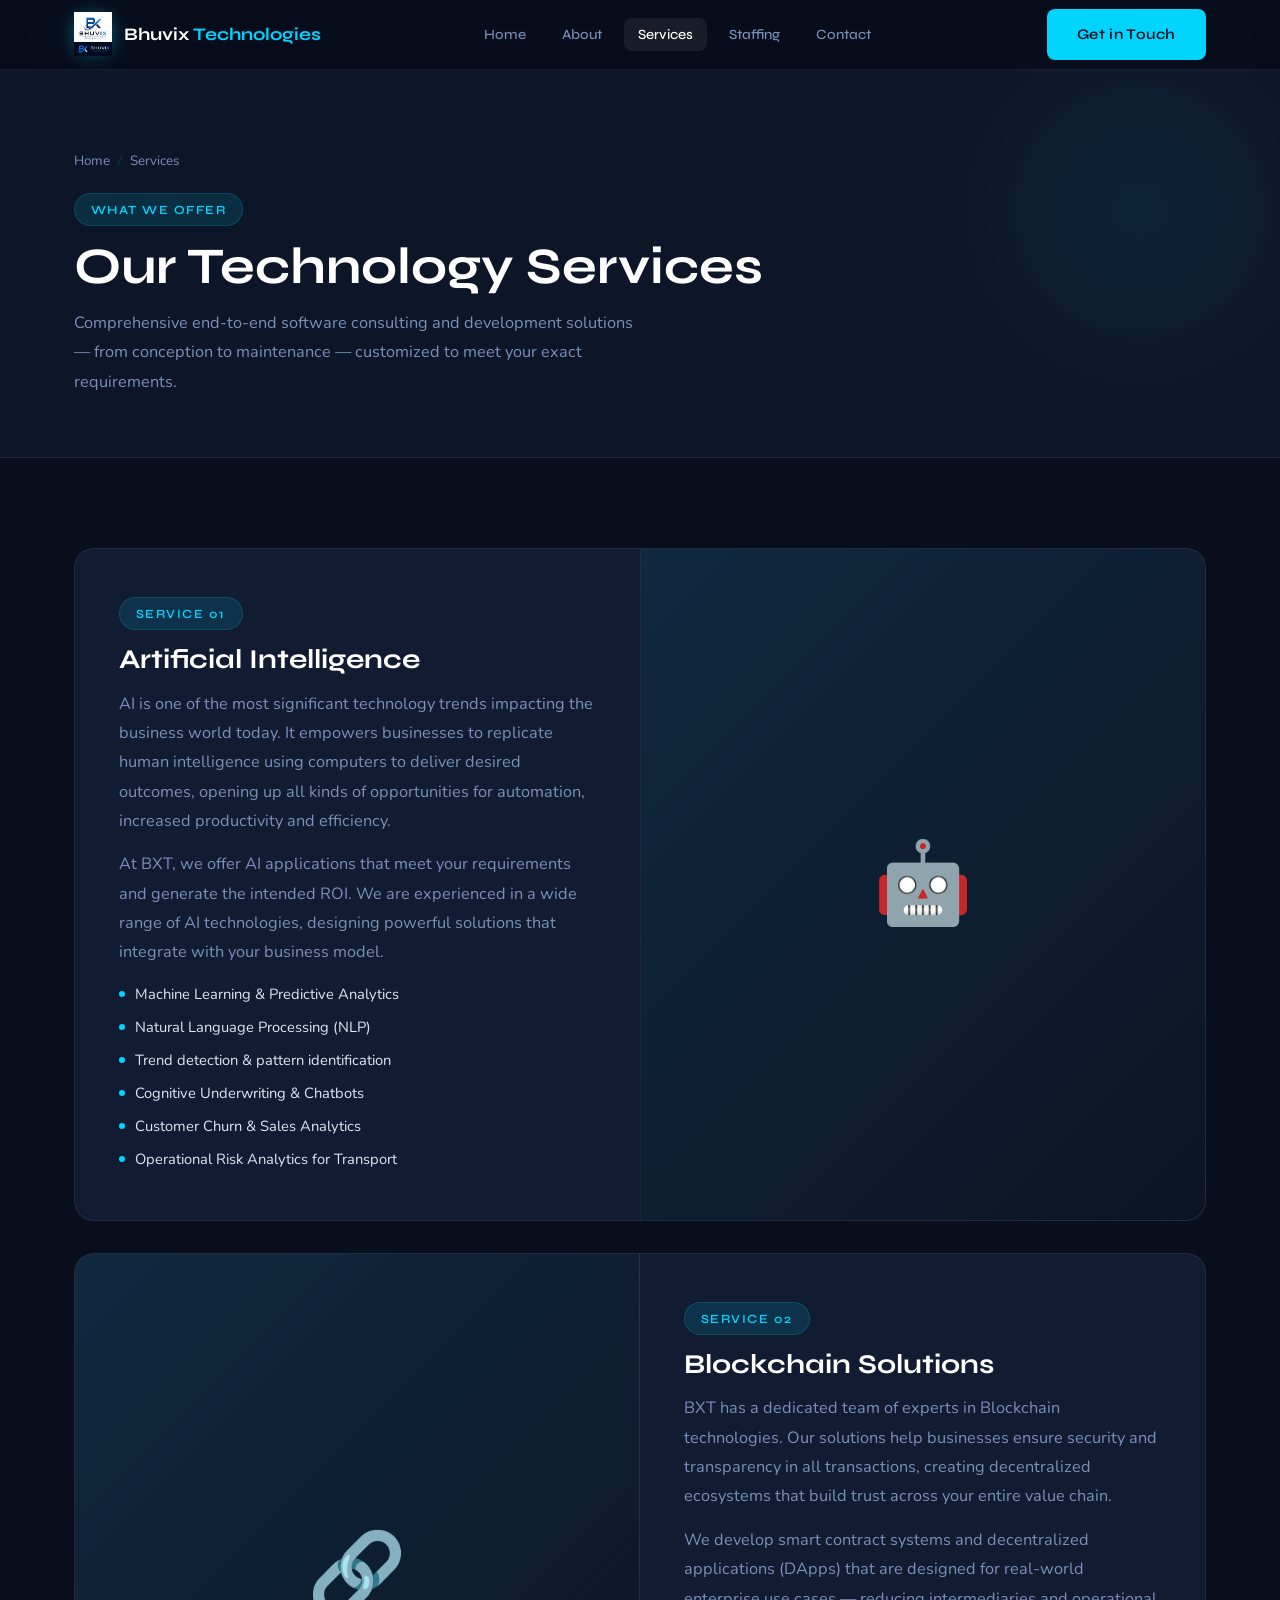
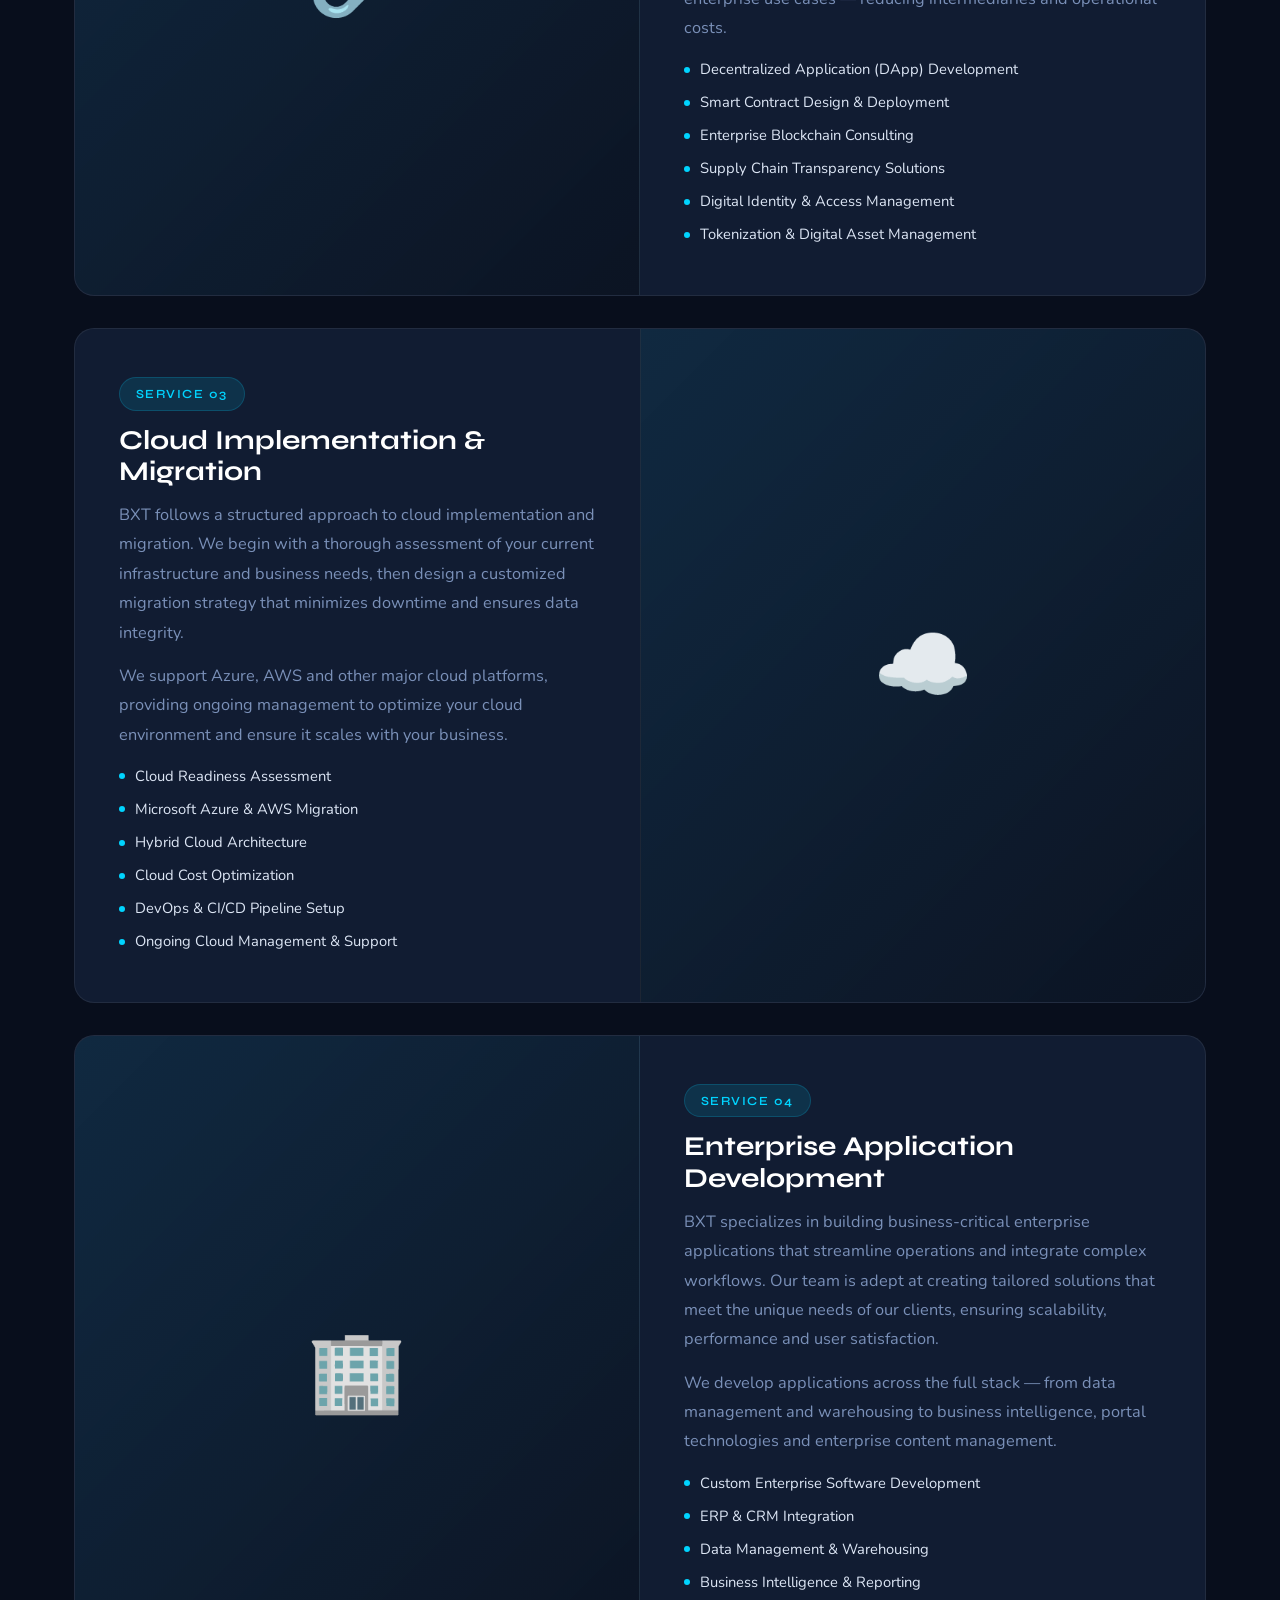
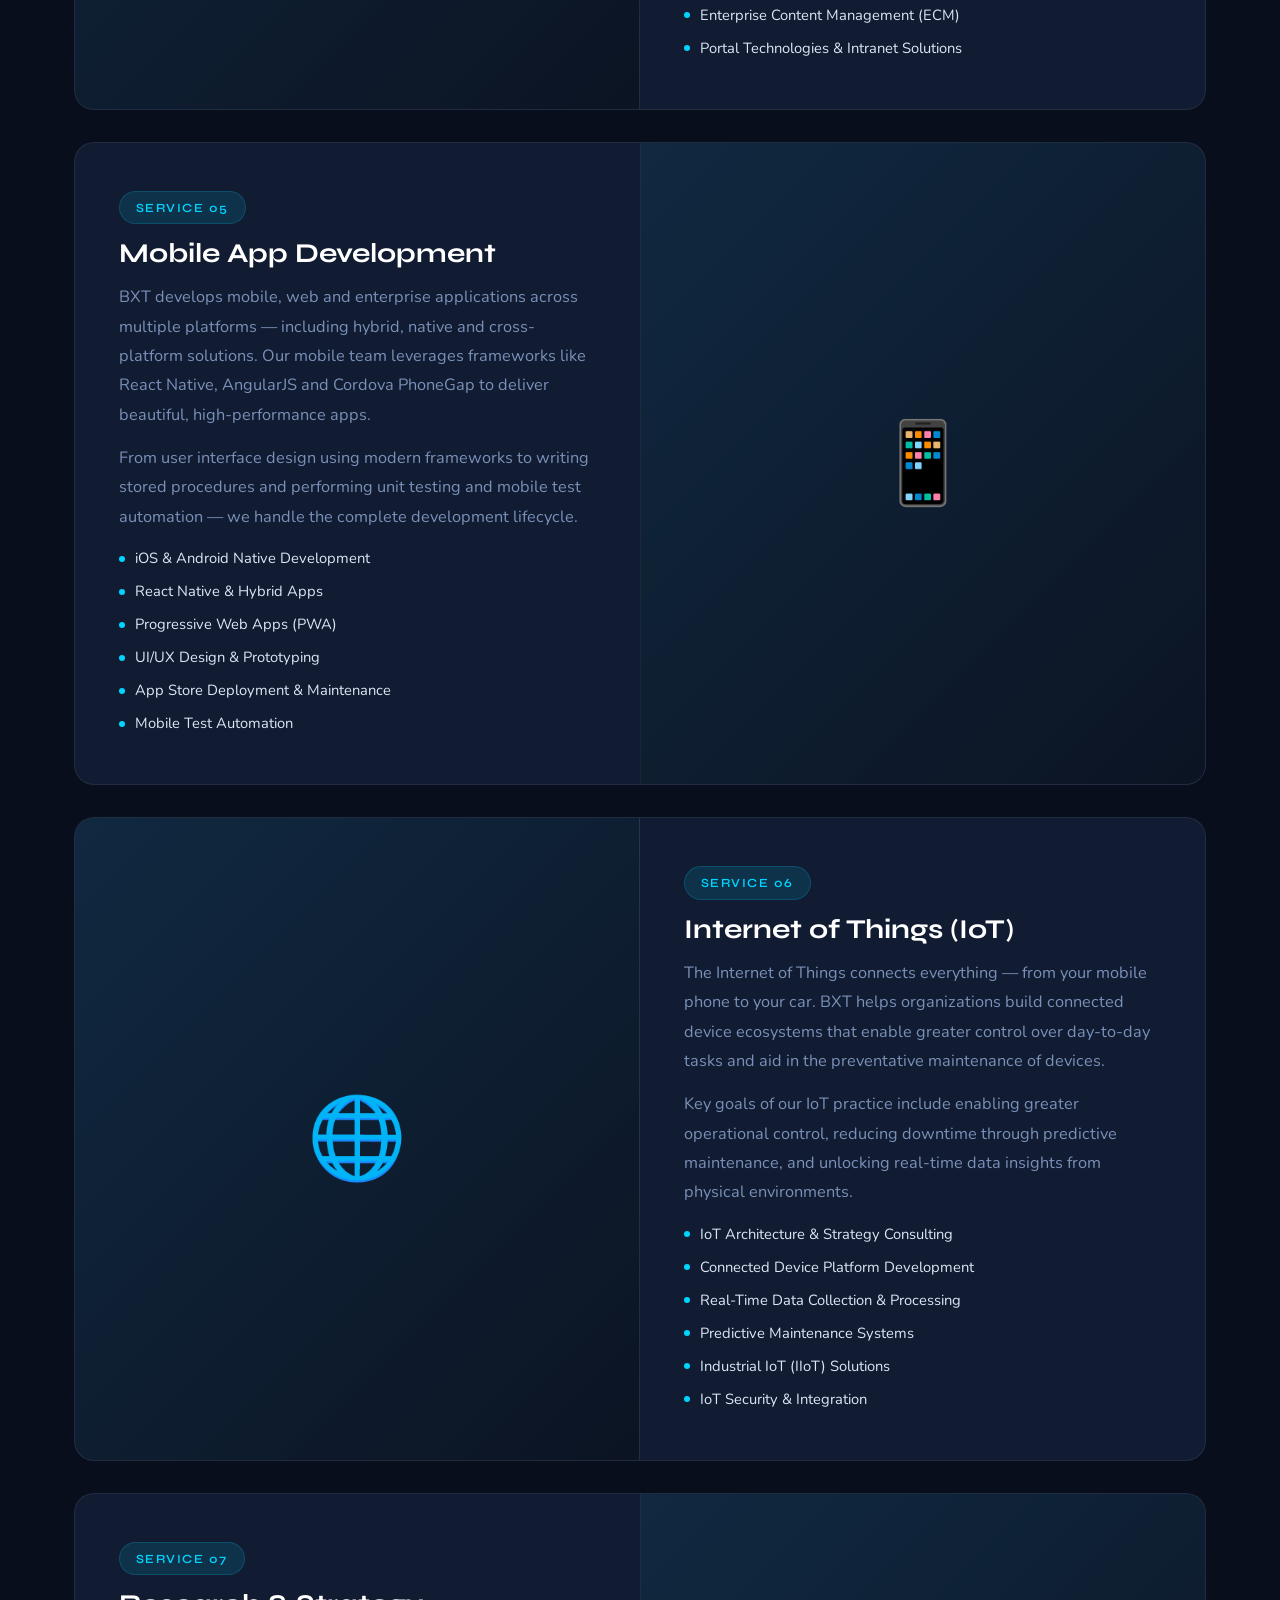
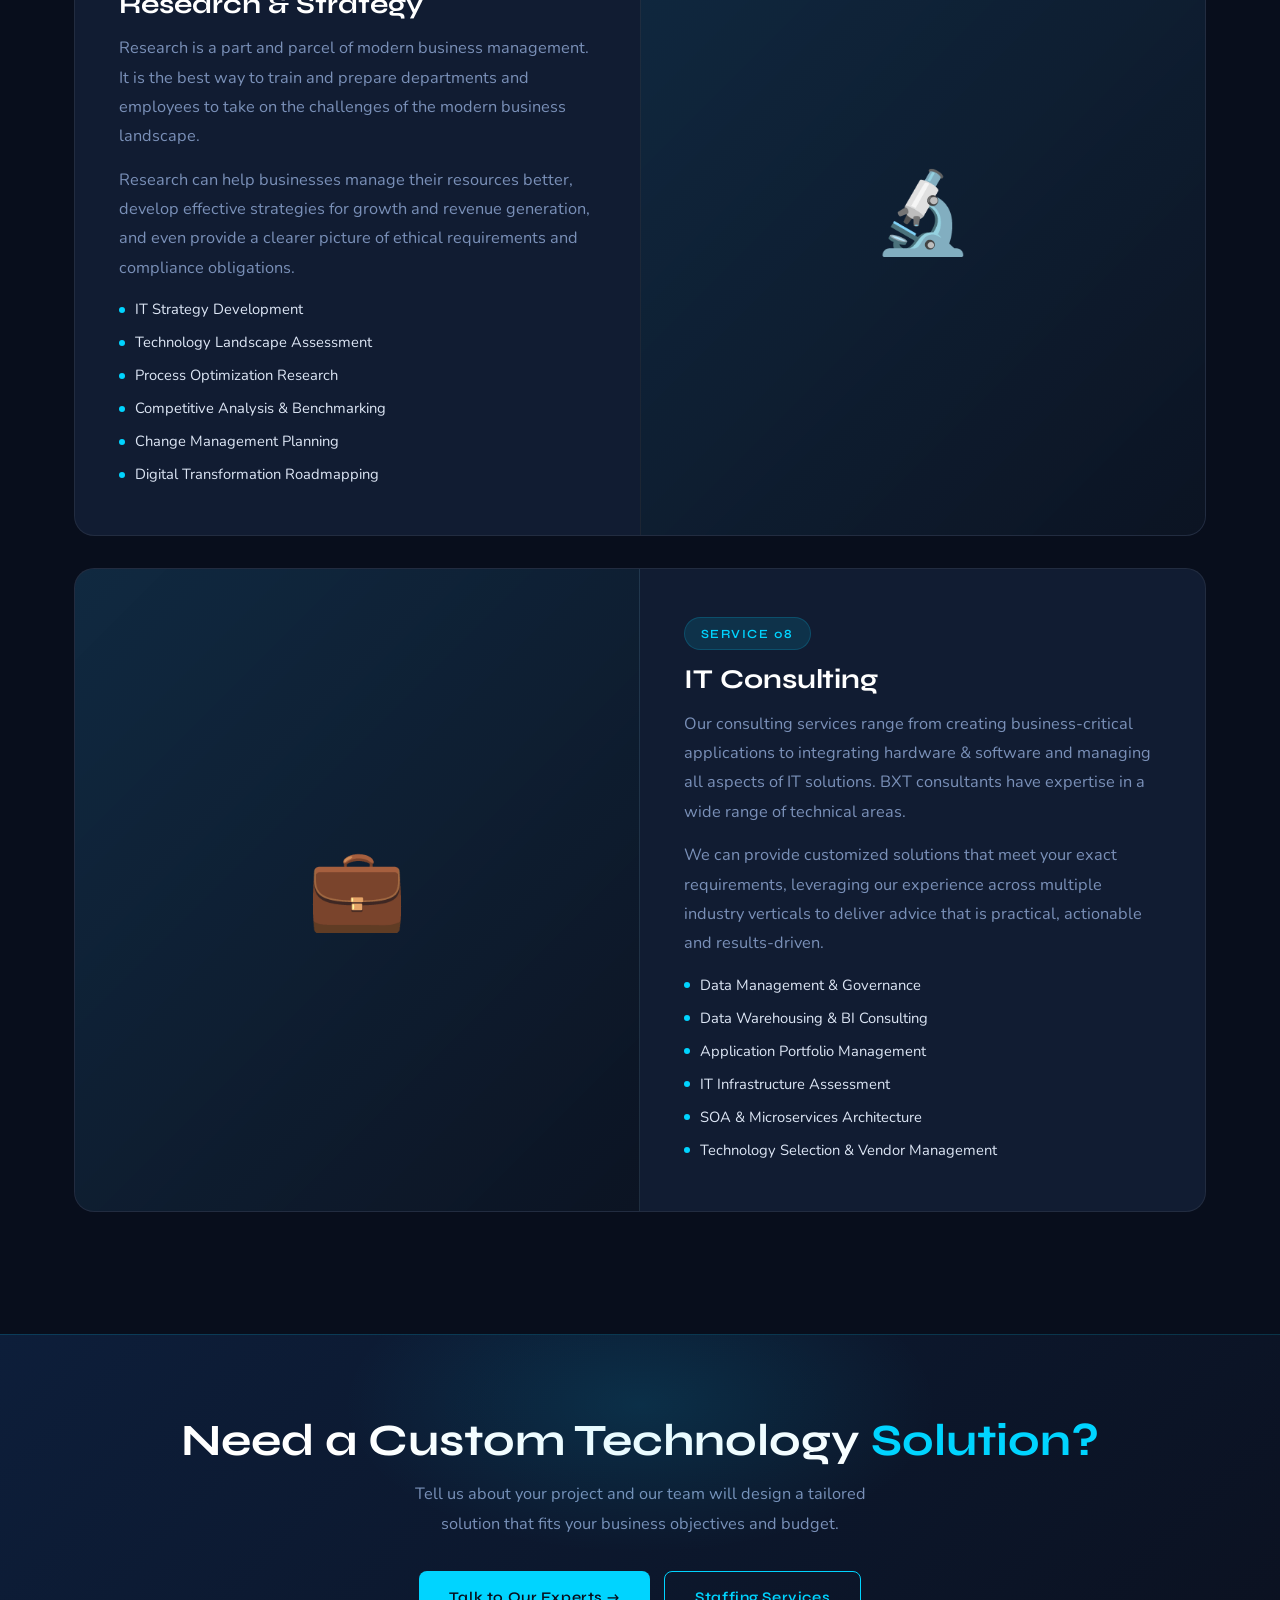
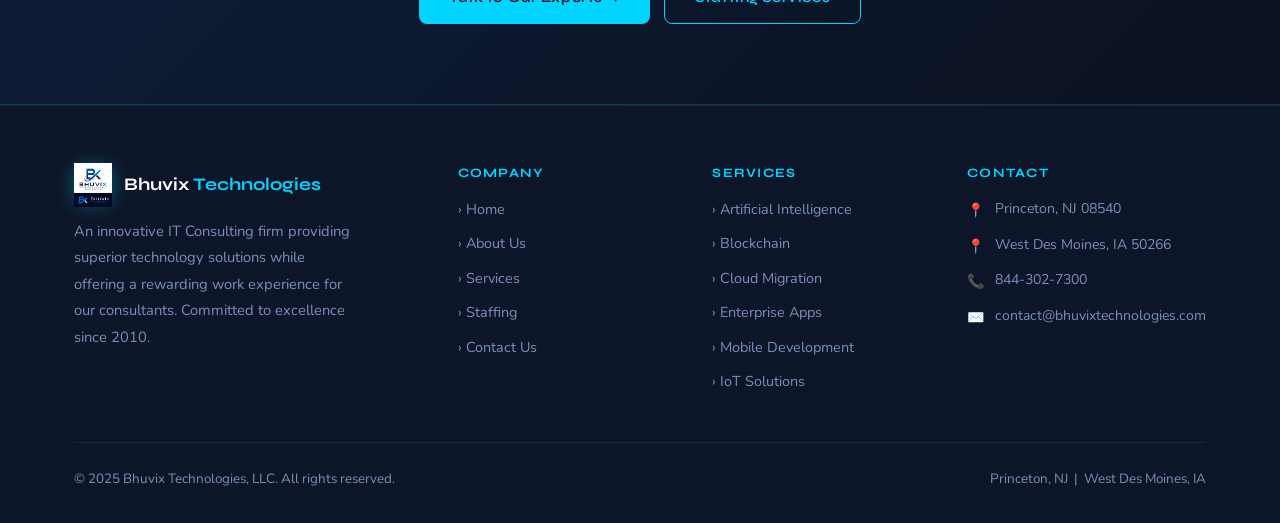
<file: services.html>
<!DOCTYPE html>
<html lang="en">
<head>
  <meta charset="UTF-8" />
  <meta name="viewport" content="width=device-width, initial-scale=1.0" />
  <title>Services – Bhuvix Technologies</title>
  <link rel="stylesheet" href="style.css" />
</head>
<body>

<!-- ══ NAVBAR ══ -->
<nav class="navbar">
    <div class="container">
        <a href="index.html" class="nav-logo">
            <div class="nav-logo-icon"><img src="logo.jpeg" alt="Bhuvix Technologies" style="height:44px; width:auto; display:block;" /></div>
            <div class="nav-logo-text">Bhuvix <span>Technologies</span></div>
        </a>
        <ul class="nav-links" id="navLinks">
            <li><a href="index.html">Home</a></li>
            <li><a href="about.html">About</a></li>
            <li><a href="services.html">Services</a></li>
            <li><a href="staffing.html">Staffing</a></li>
            <li><a href="contact.html">Contact</a></li>
        </ul>
        <div class="nav-cta-wrap">
            <a href="contact.html" class="btn btn-primary nav-cta">Get in Touch</a>
        </div>
        <div class="nav-hamburger" id="hamburger">
            <span></span><span></span><span></span>
        </div>
    </div>
</nav>

<!-- ══ PAGE HEADER ══ -->
<div class="page-pad"></div>
<div class="page-header">
  <div class="container">
    <div class="breadcrumb">
      <a href="index.html">Home</a>
      <span class="sep">/</span>
      <span>Services</span>
    </div>
    <div class="pill">What We Offer</div>
    <h1>Our Technology Services</h1>
    <p>Comprehensive end-to-end software consulting and development solutions — from conception to maintenance — customized to meet your exact requirements.</p>
  </div>
</div>

<!-- ══ SERVICES DETAIL ══ -->
<section class="section">
  <div class="container">

    <!-- AI -->
    <div class="svc-detail-card animate">
      <div class="svc-detail-text">
        <div class="pill">Service 01</div>
        <h2>Artificial Intelligence</h2>
        <p>AI is one of the most significant technology trends impacting the business world today. It empowers businesses to replicate human intelligence using computers to deliver desired outcomes, opening up all kinds of opportunities for automation, increased productivity and efficiency.</p>
        <p>At BXT, we offer AI applications that meet your requirements and generate the intended ROI. We are experienced in a wide range of AI technologies, designing powerful solutions that integrate with your business model.</p>
        <ul>
          <li>Machine Learning &amp; Predictive Analytics</li>
          <li>Natural Language Processing (NLP)</li>
          <li>Trend detection &amp; pattern identification</li>
          <li>Cognitive Underwriting &amp; Chatbots</li>
          <li>Customer Churn &amp; Sales Analytics</li>
          <li>Operational Risk Analytics for Transport</li>
        </ul>
      </div>
      <div class="svc-detail-visual">🤖</div>
    </div>

    <!-- Blockchain -->
    <div class="svc-detail-card animate">
      <div class="svc-detail-text">
        <div class="pill">Service 02</div>
        <h2>Blockchain Solutions</h2>
        <p>BXT has a dedicated team of experts in Blockchain technologies. Our solutions help businesses ensure security and transparency in all transactions, creating decentralized ecosystems that build trust across your entire value chain.</p>
        <p>We develop smart contract systems and decentralized applications (DApps) that are designed for real-world enterprise use cases — reducing intermediaries and operational costs.</p>
        <ul>
          <li>Decentralized Application (DApp) Development</li>
          <li>Smart Contract Design &amp; Deployment</li>
          <li>Enterprise Blockchain Consulting</li>
          <li>Supply Chain Transparency Solutions</li>
          <li>Digital Identity &amp; Access Management</li>
          <li>Tokenization &amp; Digital Asset Management</li>
        </ul>
      </div>
      <div class="svc-detail-visual">🔗</div>
    </div>

    <!-- Cloud -->
    <div class="svc-detail-card animate">
      <div class="svc-detail-text">
        <div class="pill">Service 03</div>
        <h2>Cloud Implementation &amp; Migration</h2>
        <p>BXT follows a structured approach to cloud implementation and migration. We begin with a thorough assessment of your current infrastructure and business needs, then design a customized migration strategy that minimizes downtime and ensures data integrity.</p>
        <p>We support Azure, AWS and other major cloud platforms, providing ongoing management to optimize your cloud environment and ensure it scales with your business.</p>
        <ul>
          <li>Cloud Readiness Assessment</li>
          <li>Microsoft Azure &amp; AWS Migration</li>
          <li>Hybrid Cloud Architecture</li>
          <li>Cloud Cost Optimization</li>
          <li>DevOps &amp; CI/CD Pipeline Setup</li>
          <li>Ongoing Cloud Management &amp; Support</li>
        </ul>
      </div>
      <div class="svc-detail-visual">☁️</div>
    </div>

    <!-- Enterprise App -->
    <div class="svc-detail-card animate">
      <div class="svc-detail-text">
        <div class="pill">Service 04</div>
        <h2>Enterprise Application Development</h2>
        <p>BXT specializes in building business-critical enterprise applications that streamline operations and integrate complex workflows. Our team is adept at creating tailored solutions that meet the unique needs of our clients, ensuring scalability, performance and user satisfaction.</p>
        <p>We develop applications across the full stack — from data management and warehousing to business intelligence, portal technologies and enterprise content management.</p>
        <ul>
          <li>Custom Enterprise Software Development</li>
          <li>ERP &amp; CRM Integration</li>
          <li>Data Management &amp; Warehousing</li>
          <li>Business Intelligence &amp; Reporting</li>
          <li>Enterprise Content Management (ECM)</li>
          <li>Portal Technologies &amp; Intranet Solutions</li>
        </ul>
      </div>
      <div class="svc-detail-visual">🏢</div>
    </div>

    <!-- Mobile -->
    <div class="svc-detail-card animate">
      <div class="svc-detail-text">
        <div class="pill">Service 05</div>
        <h2>Mobile App Development</h2>
        <p>BXT develops mobile, web and enterprise applications across multiple platforms — including hybrid, native and cross-platform solutions. Our mobile team leverages frameworks like React Native, AngularJS and Cordova PhoneGap to deliver beautiful, high-performance apps.</p>
        <p>From user interface design using modern frameworks to writing stored procedures and performing unit testing and mobile test automation — we handle the complete development lifecycle.</p>
        <ul>
          <li>iOS &amp; Android Native Development</li>
          <li>React Native &amp; Hybrid Apps</li>
          <li>Progressive Web Apps (PWA)</li>
          <li>UI/UX Design &amp; Prototyping</li>
          <li>App Store Deployment &amp; Maintenance</li>
          <li>Mobile Test Automation</li>
        </ul>
      </div>
      <div class="svc-detail-visual">📱</div>
    </div>

    <!-- IoT -->
    <div class="svc-detail-card animate">
      <div class="svc-detail-text">
        <div class="pill">Service 06</div>
        <h2>Internet of Things (IoT)</h2>
        <p>The Internet of Things connects everything — from your mobile phone to your car. BXT helps organizations build connected device ecosystems that enable greater control over day-to-day tasks and aid in the preventative maintenance of devices.</p>
        <p>Key goals of our IoT practice include enabling greater operational control, reducing downtime through predictive maintenance, and unlocking real-time data insights from physical environments.</p>
        <ul>
          <li>IoT Architecture &amp; Strategy Consulting</li>
          <li>Connected Device Platform Development</li>
          <li>Real-Time Data Collection &amp; Processing</li>
          <li>Predictive Maintenance Systems</li>
          <li>Industrial IoT (IIoT) Solutions</li>
          <li>IoT Security &amp; Integration</li>
        </ul>
      </div>
      <div class="svc-detail-visual">🌐</div>
    </div>

    <!-- Research -->
    <div class="svc-detail-card animate">
      <div class="svc-detail-text">
        <div class="pill">Service 07</div>
        <h2>Research &amp; Strategy</h2>
        <p>Research is a part and parcel of modern business management. It is the best way to train and prepare departments and employees to take on the challenges of the modern business landscape.</p>
        <p>Research can help businesses manage their resources better, develop effective strategies for growth and revenue generation, and even provide a clearer picture of ethical requirements and compliance obligations.</p>
        <ul>
          <li>IT Strategy Development</li>
          <li>Technology Landscape Assessment</li>
          <li>Process Optimization Research</li>
          <li>Competitive Analysis &amp; Benchmarking</li>
          <li>Change Management Planning</li>
          <li>Digital Transformation Roadmapping</li>
        </ul>
      </div>
      <div class="svc-detail-visual">🔬</div>
    </div>

    <!-- IT Consulting -->
    <div class="svc-detail-card animate">
      <div class="svc-detail-text">
        <div class="pill">Service 08</div>
        <h2>IT Consulting</h2>
        <p>Our consulting services range from creating business-critical applications to integrating hardware &amp; software and managing all aspects of IT solutions. BXT consultants have expertise in a wide range of technical areas.</p>
        <p>We can provide customized solutions that meet your exact requirements, leveraging our experience across multiple industry verticals to deliver advice that is practical, actionable and results-driven.</p>
        <ul>
          <li>Data Management &amp; Governance</li>
          <li>Data Warehousing &amp; BI Consulting</li>
          <li>Application Portfolio Management</li>
          <li>IT Infrastructure Assessment</li>
          <li>SOA &amp; Microservices Architecture</li>
          <li>Technology Selection &amp; Vendor Management</li>
        </ul>
      </div>
      <div class="svc-detail-visual">💼</div>
    </div>

  </div>
</section>

<!-- ══ CTA ══ -->
<div class="cta-banner">
  <div class="container">
    <h2>Need a Custom Technology <span style="color:var(--cyan)">Solution?</span></h2>
    <p>Tell us about your project and our team will design a tailored solution that fits your business objectives and budget.</p>
    <div class="cta-btns">
      <a href="contact.html" class="btn btn-primary">Talk to Our Experts &rarr;</a>
      <a href="staffing.html" class="btn btn-outline">Staffing Services</a>
    </div>
  </div>
</div>

<!-- ══ FOOTER ══ -->
<footer>
  <div class="container">
    <div class="footer-grid">
        <div class="footer-brand">
            <a href="index.html" class="nav-logo">
                <div class="nav-logo-icon"><img src="logo.jpeg" alt="Bhuvix Technologies" style="height:44px; width:auto; display:block;" /></div>
                <div class="nav-logo-text">Bhuvix <span>Technologies</span></div>
            </a>
            <p>An innovative IT Consulting firm providing superior technology solutions while offering a rewarding work experience for our consultants. Committed to excellence since 2010.</p>
        </div>
      <div class="footer-col">
        <h5>Company</h5>
        <ul>
          <li><a href="index.html">&rsaquo; Home</a></li>
          <li><a href="about.html">&rsaquo; About Us</a></li>
          <li><a href="services.html">&rsaquo; Services</a></li>
          <li><a href="staffing.html">&rsaquo; Staffing</a></li>
          <li><a href="contact.html">&rsaquo; Contact Us</a></li>
        </ul>
      </div>
      <div class="footer-col">
        <h5>Services</h5>
        <ul>
          <li><a href="services.html">&rsaquo; Artificial Intelligence</a></li>
          <li><a href="services.html">&rsaquo; Blockchain</a></li>
          <li><a href="services.html">&rsaquo; Cloud Migration</a></li>
          <li><a href="services.html">&rsaquo; Enterprise Apps</a></li>
          <li><a href="services.html">&rsaquo; Mobile Development</a></li>
          <li><a href="services.html">&rsaquo; IoT Solutions</a></li>
        </ul>
      </div>
      <div class="footer-col">
        <h5>Contact</h5>
        <ul class="footer-contact">
          <li><span class="icon">📍</span> Princeton, NJ 08540</li>
          <li><span class="icon">📍</span> West Des Moines, IA 50266</li>
          <li><span class="icon">📞</span> 844-302-7300</li>
          <li><span class="icon">✉️</span> contact@bhuvixtechnologies.com</li>
        </ul>
      </div>
    </div>
    <div class="footer-bottom">
      <p style="color:var(--muted);">&copy; 2025 Bhuvix Technologies, LLC. All rights reserved.</p>
      <p style="color:var(--muted);">Princeton, NJ &nbsp;|&nbsp; West Des Moines, IA</p>
    </div>
  </div>
</footer>

<script src="script.js"></script>
</body>
</html>
</file>
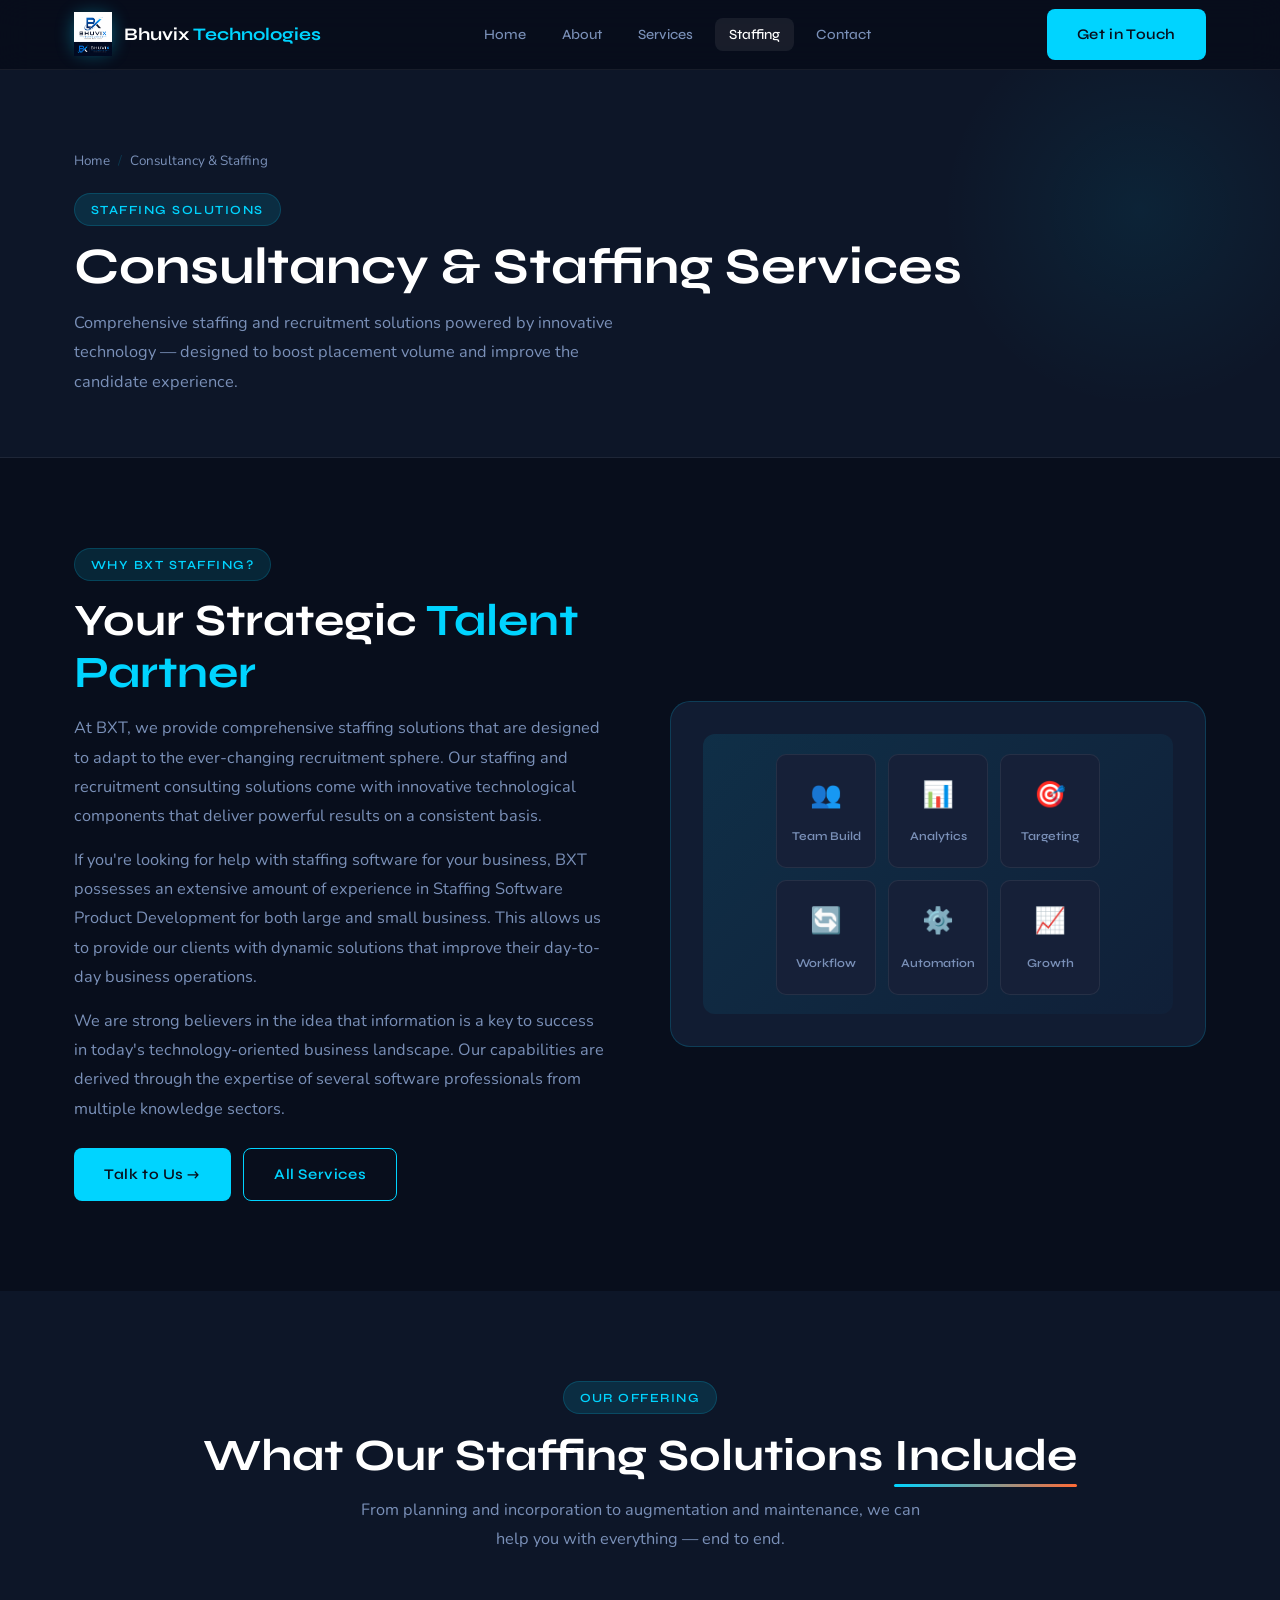
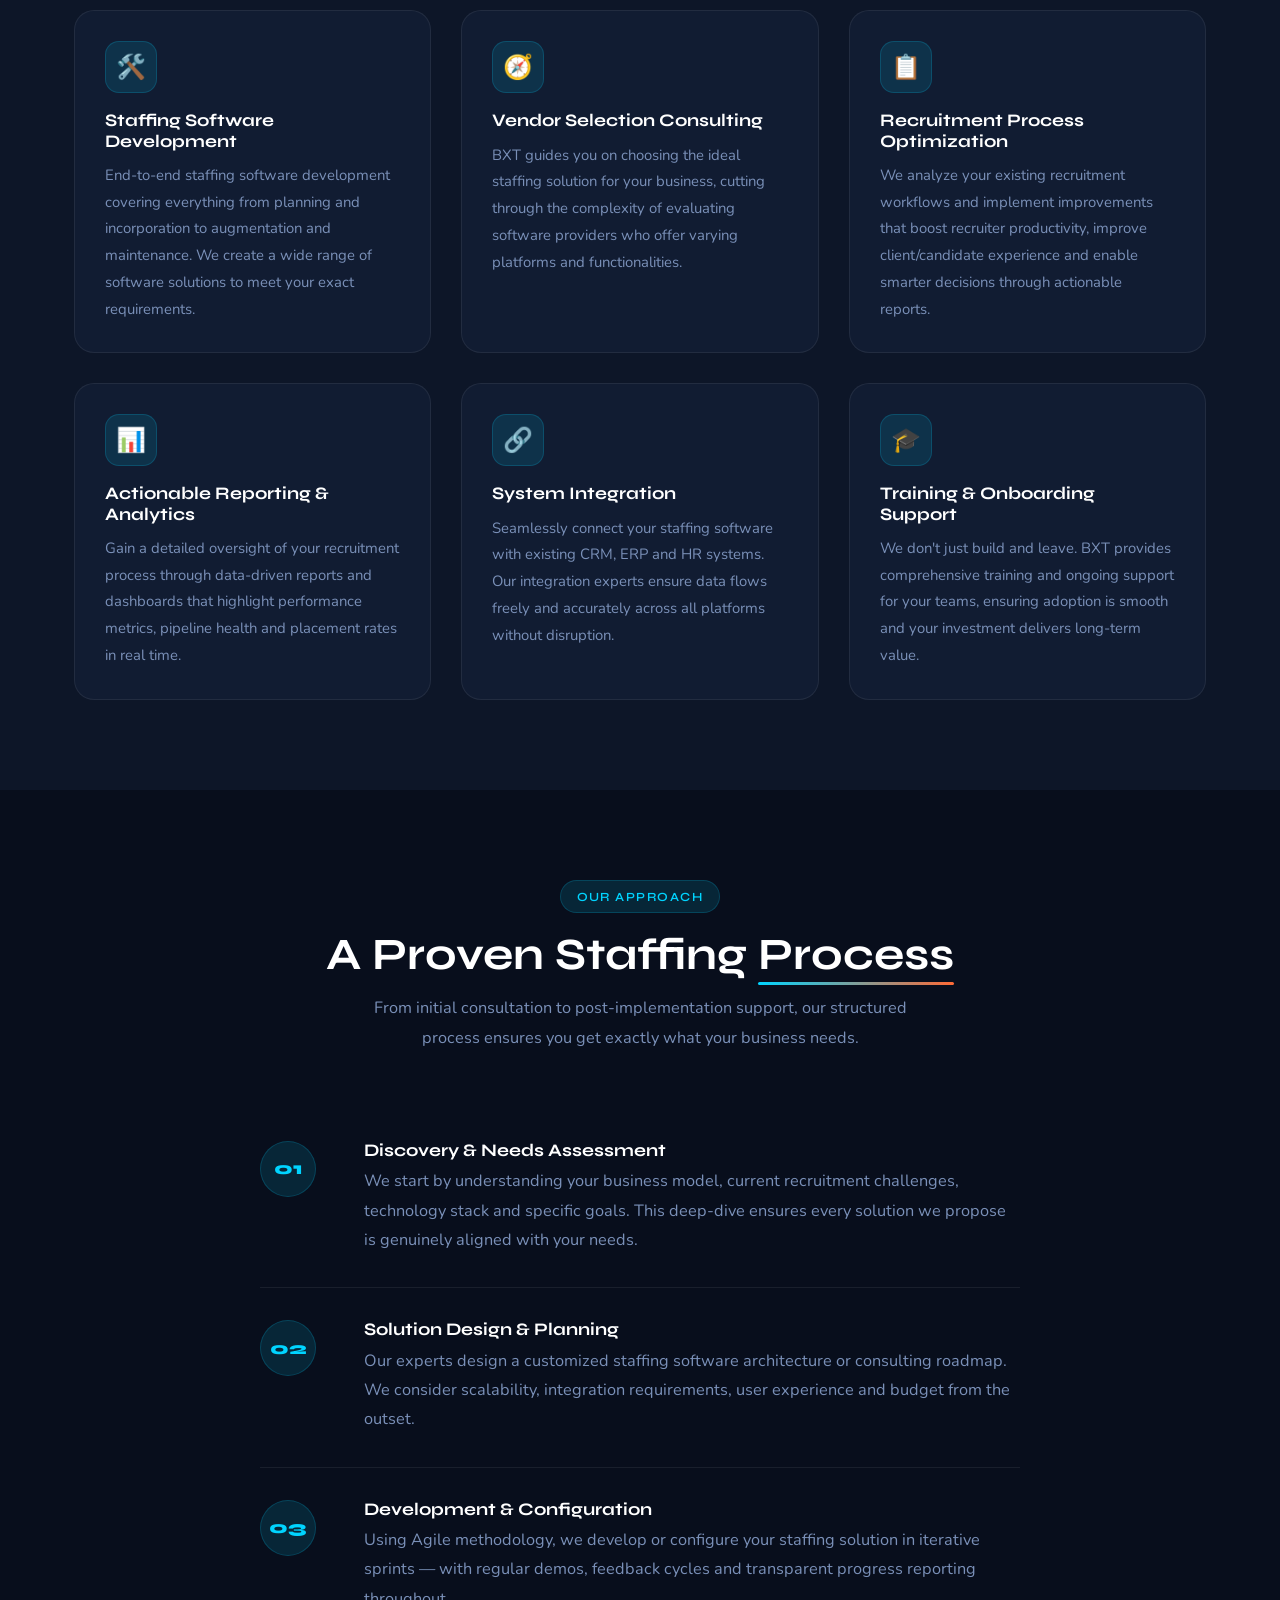
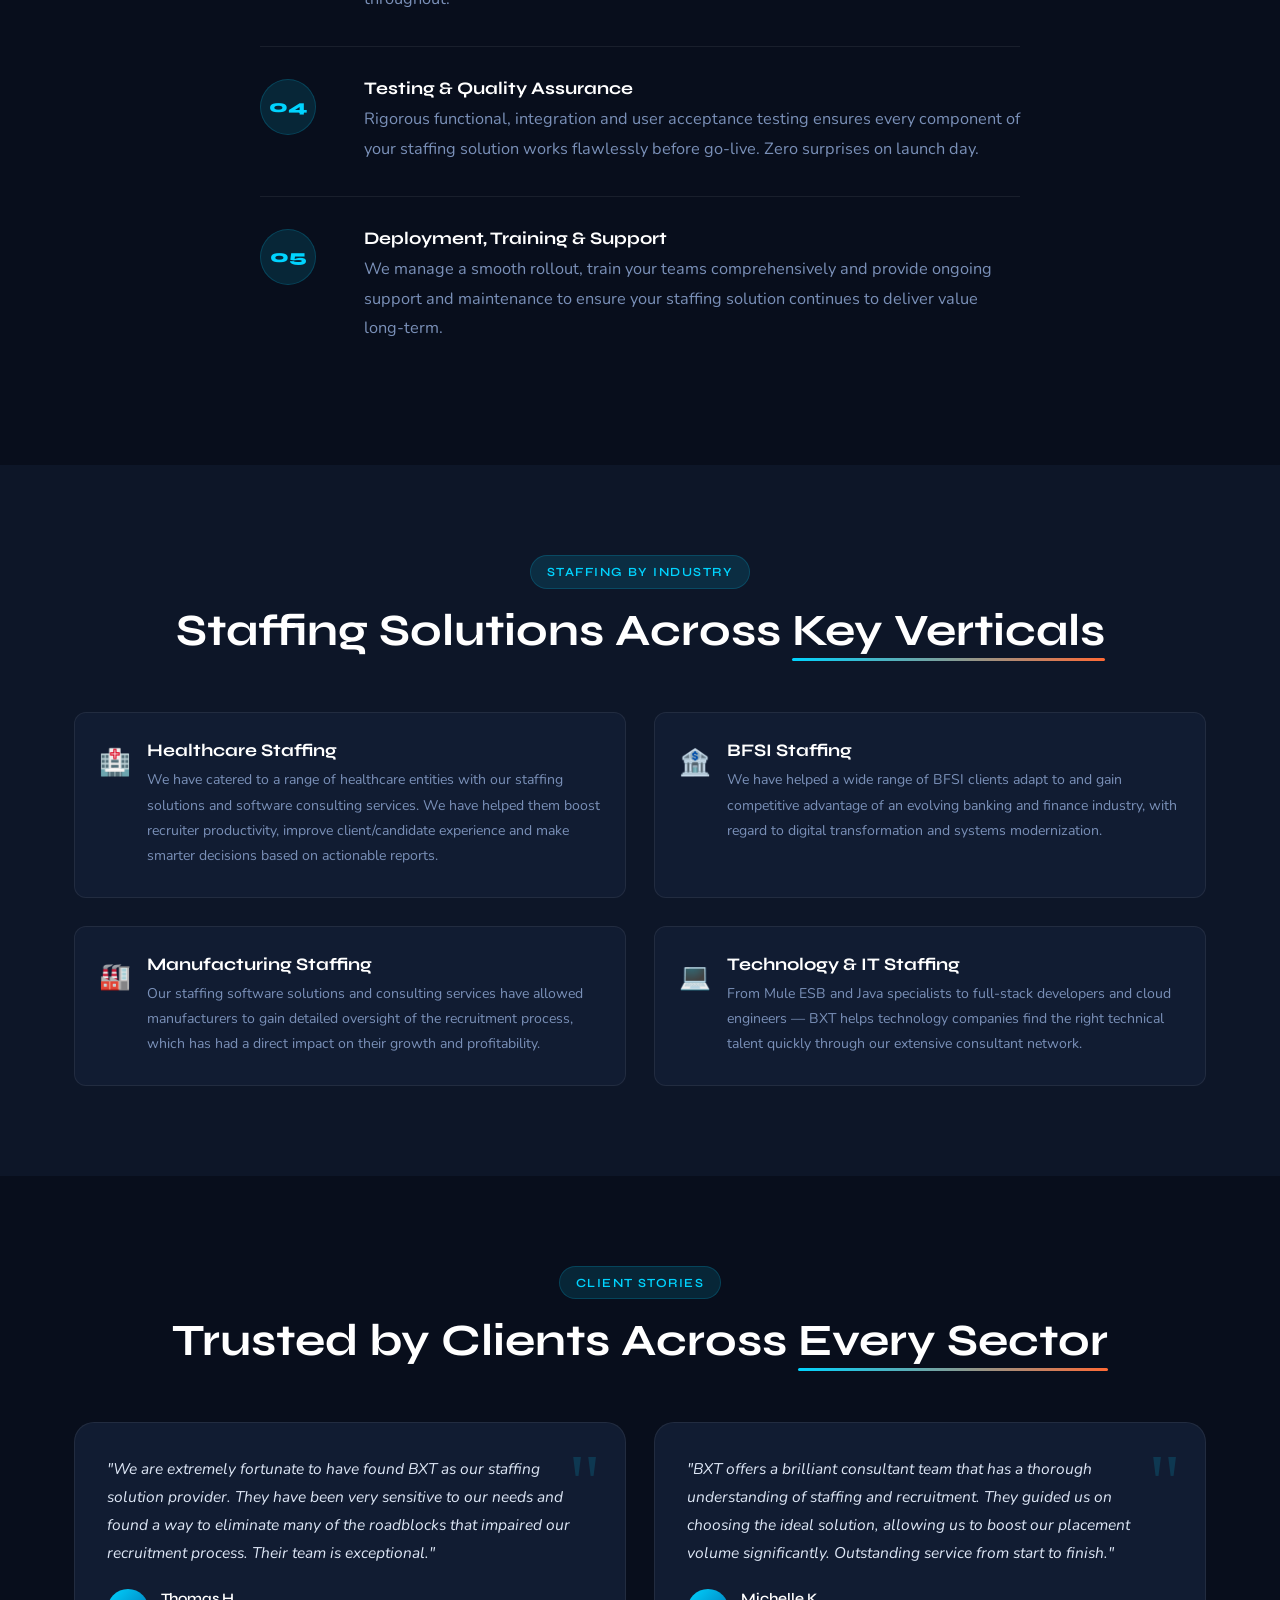
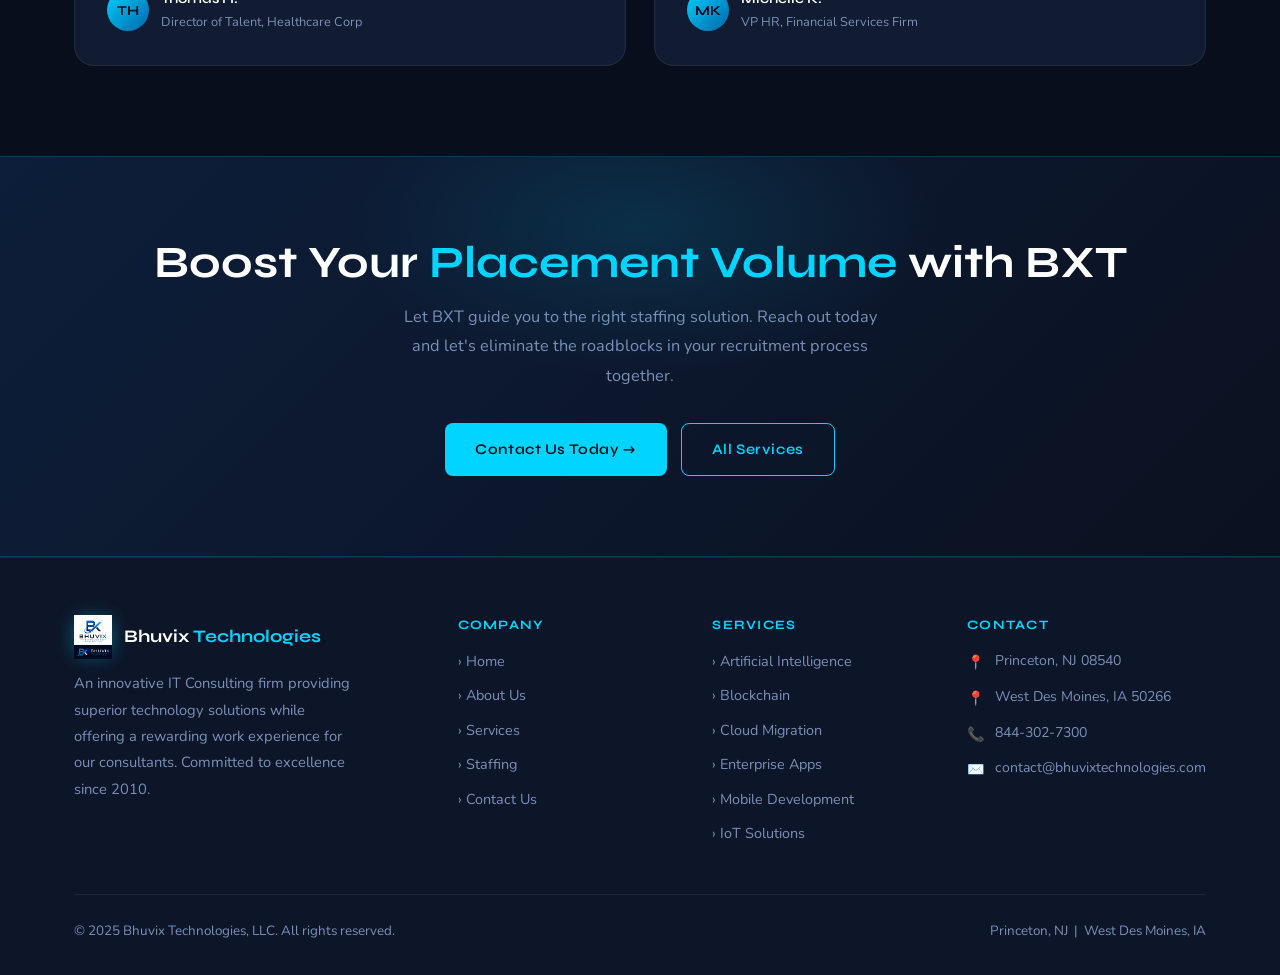
<file: staffing.html>
<!DOCTYPE html>
<html lang="en">
<head>
  <meta charset="UTF-8" />
  <meta name="viewport" content="width=device-width, initial-scale=1.0" />
  <title>Consultancy &amp; Staffing – Bhuvix Technologies</title>
  <link rel="stylesheet" href="style.css" />
</head>
<body>

<!-- ══ NAVBAR ══ -->
<nav class="navbar">
    <div class="container">
        <a href="index.html" class="nav-logo">
            <div class="nav-logo-icon"><img src="logo.jpeg" alt="Bhuvix Technologies" style="height:44px; width:auto; display:block;" /></div>
            <div class="nav-logo-text">Bhuvix <span>Technologies</span></div>
        </a>
        <ul class="nav-links" id="navLinks">
            <li><a href="index.html">Home</a></li>
            <li><a href="about.html">About</a></li>
            <li><a href="services.html">Services</a></li>
            <li><a href="staffing.html">Staffing</a></li>
            <li><a href="contact.html">Contact</a></li>
        </ul>
        <div class="nav-cta-wrap">
            <a href="contact.html" class="btn btn-primary nav-cta">Get in Touch</a>
        </div>
        <div class="nav-hamburger" id="hamburger">
            <span></span><span></span><span></span>
        </div>
    </div>
</nav>

<!-- ══ PAGE HEADER ══ -->
<div class="page-pad"></div>
<div class="page-header">
  <div class="container">
    <div class="breadcrumb">
      <a href="index.html">Home</a>
      <span class="sep">/</span>
      <span>Consultancy &amp; Staffing</span>
    </div>
    <div class="pill">Staffing Solutions</div>
    <h1>Consultancy &amp; Staffing Services</h1>
    <p>Comprehensive staffing and recruitment solutions powered by innovative technology — designed to boost placement volume and improve the candidate experience.</p>
  </div>
</div>

<!-- ══ OVERVIEW ══ -->
<section class="section">
  <div class="container">
    <div class="about-block">
      <div class="animate">
        <div class="pill">Why BXT Staffing?</div>
        <h2>Your Strategic <span style="color:var(--cyan)">Talent Partner</span></h2>
        <p>At BXT, we provide comprehensive staffing solutions that are designed to adapt to the ever-changing recruitment sphere. Our staffing and recruitment consulting solutions come with innovative technological components that deliver powerful results on a consistent basis.</p>
        <p>If you're looking for help with staffing software for your business, BXT possesses an extensive amount of experience in Staffing Software Product Development for both large and small business. This allows us to provide our clients with dynamic solutions that improve their day-to-day business operations.</p>
        <p>We are strong believers in the idea that information is a key to success in today's technology-oriented business landscape. Our capabilities are derived through the expertise of several software professionals from multiple knowledge sectors.</p>
        <div style="display:flex;gap:12px;flex-wrap:wrap;margin-top:24px;">
          <a href="contact.html" class="btn btn-primary">Talk to Us &rarr;</a>
          <a href="services.html" class="btn btn-outline">All Services</a>
        </div>
      </div>
      <div class="about-img animate delay-2">
        <div class="about-img-inner">
          <div class="about-icon-grid">
            <div class="about-icon-cell"><span class="icon">👥</span><span>Team Build</span></div>
            <div class="about-icon-cell"><span class="icon">📊</span><span>Analytics</span></div>
            <div class="about-icon-cell"><span class="icon">🎯</span><span>Targeting</span></div>
            <div class="about-icon-cell"><span class="icon">🔄</span><span>Workflow</span></div>
            <div class="about-icon-cell"><span class="icon">⚙️</span><span>Automation</span></div>
            <div class="about-icon-cell"><span class="icon">📈</span><span>Growth</span></div>
          </div>
        </div>
      </div>
    </div>
  </div>
</section>

<!-- ══ WHAT WE OFFER ══ -->
<section class="section section--alt">
  <div class="container">
    <div class="section-head animate">
      <div class="pill">Our Offering</div>
      <h2>What Our Staffing Solutions <span class="u-line">Include</span></h2>
      <p>From planning and incorporation to augmentation and maintenance, we can help you with everything — end to end.</p>
    </div>
    <div class="grid-3">
      <div class="svc-card animate delay-1">
        <div class="svc-icon">🛠️</div>
        <h3>Staffing Software Development</h3>
        <p>End-to-end staffing software development covering everything from planning and incorporation to augmentation and maintenance. We create a wide range of software solutions to meet your exact requirements.</p>
      </div>
      <div class="svc-card animate delay-2">
        <div class="svc-icon">🧭</div>
        <h3>Vendor Selection Consulting</h3>
        <p>BXT guides you on choosing the ideal staffing solution for your business, cutting through the complexity of evaluating software providers who offer varying platforms and functionalities.</p>
      </div>
      <div class="svc-card animate delay-3">
        <div class="svc-icon">📋</div>
        <h3>Recruitment Process Optimization</h3>
        <p>We analyze your existing recruitment workflows and implement improvements that boost recruiter productivity, improve client/candidate experience and enable smarter decisions through actionable reports.</p>
      </div>
      <div class="svc-card animate delay-1">
        <div class="svc-icon">📊</div>
        <h3>Actionable Reporting &amp; Analytics</h3>
        <p>Gain a detailed oversight of your recruitment process through data-driven reports and dashboards that highlight performance metrics, pipeline health and placement rates in real time.</p>
      </div>
      <div class="svc-card animate delay-2">
        <div class="svc-icon">🔗</div>
        <h3>System Integration</h3>
        <p>Seamlessly connect your staffing software with existing CRM, ERP and HR systems. Our integration experts ensure data flows freely and accurately across all platforms without disruption.</p>
      </div>
      <div class="svc-card animate delay-3">
        <div class="svc-icon">🎓</div>
        <h3>Training &amp; Onboarding Support</h3>
        <p>We don't just build and leave. BXT provides comprehensive training and ongoing support for your teams, ensuring adoption is smooth and your investment delivers long-term value.</p>
      </div>
    </div>
  </div>
</section>

<!-- ══ PROCESS ══ -->
<section class="section">
  <div class="container">
    <div class="section-head animate">
      <div class="pill">Our Approach</div>
      <h2>A Proven Staffing <span class="u-line">Process</span></h2>
      <p>From initial consultation to post-implementation support, our structured process ensures you get exactly what your business needs.</p>
    </div>
    <div style="max-width:760px; margin: 0 auto;">
      <div class="process-steps">
        <div class="process-step animate">
          <div class="step-num">01</div>
          <div>
            <h4>Discovery &amp; Needs Assessment</h4>
            <p>We start by understanding your business model, current recruitment challenges, technology stack and specific goals. This deep-dive ensures every solution we propose is genuinely aligned with your needs.</p>
          </div>
        </div>
        <div class="process-step animate delay-1">
          <div class="step-num">02</div>
          <div>
            <h4>Solution Design &amp; Planning</h4>
            <p>Our experts design a customized staffing software architecture or consulting roadmap. We consider scalability, integration requirements, user experience and budget from the outset.</p>
          </div>
        </div>
        <div class="process-step animate delay-2">
          <div class="step-num">03</div>
          <div>
            <h4>Development &amp; Configuration</h4>
            <p>Using Agile methodology, we develop or configure your staffing solution in iterative sprints — with regular demos, feedback cycles and transparent progress reporting throughout.</p>
          </div>
        </div>
        <div class="process-step animate delay-3">
          <div class="step-num">04</div>
          <div>
            <h4>Testing &amp; Quality Assurance</h4>
            <p>Rigorous functional, integration and user acceptance testing ensures every component of your staffing solution works flawlessly before go-live. Zero surprises on launch day.</p>
          </div>
        </div>
        <div class="process-step animate delay-4">
          <div class="step-num">05</div>
          <div>
            <h4>Deployment, Training &amp; Support</h4>
            <p>We manage a smooth rollout, train your teams comprehensively and provide ongoing support and maintenance to ensure your staffing solution continues to deliver value long-term.</p>
          </div>
        </div>
      </div>
    </div>
  </div>
</section>

<!-- ══ INDUSTRIES SERVED ══ -->
<section class="section section--alt">
  <div class="container">
    <div class="section-head animate">
      <div class="pill">Staffing by Industry</div>
      <h2>Staffing Solutions Across <span class="u-line">Key Verticals</span></h2>
    </div>
    <div class="grid-2" style="gap:28px;">
      <div class="ind-card animate delay-1" style="padding:28px 24px;">
        <div class="ind-icon">🏥</div>
        <div>
          <h4>Healthcare Staffing</h4>
          <p>We have catered to a range of healthcare entities with our staffing solutions and software consulting services. We have helped them boost recruiter productivity, improve client/candidate experience and make smarter decisions based on actionable reports.</p>
        </div>
      </div>
      <div class="ind-card animate delay-2" style="padding:28px 24px;">
        <div class="ind-icon">🏦</div>
        <div>
          <h4>BFSI Staffing</h4>
          <p>We have helped a wide range of BFSI clients adapt to and gain competitive advantage of an evolving banking and finance industry, with regard to digital transformation and systems modernization.</p>
        </div>
      </div>
      <div class="ind-card animate delay-3" style="padding:28px 24px;">
        <div class="ind-icon">🏭</div>
        <div>
          <h4>Manufacturing Staffing</h4>
          <p>Our staffing software solutions and consulting services have allowed manufacturers to gain detailed oversight of the recruitment process, which has had a direct impact on their growth and profitability.</p>
        </div>
      </div>
      <div class="ind-card animate delay-4" style="padding:28px 24px;">
        <div class="ind-icon">💻</div>
        <div>
          <h4>Technology &amp; IT Staffing</h4>
          <p>From Mule ESB and Java specialists to full-stack developers and cloud engineers — BXT helps technology companies find the right technical talent quickly through our extensive consultant network.</p>
        </div>
      </div>
    </div>
  </div>
</section>

<!-- ══ TESTIMONIALS ══ -->
<section class="section">
  <div class="container">
    <div class="section-head animate">
      <div class="pill">Client Stories</div>
      <h2>Trusted by Clients Across <span class="u-line">Every Sector</span></h2>
    </div>
    <div class="grid-2" style="gap:28px;">
      <div class="testi-card animate delay-1">
        <p class="testi-text">"We are extremely fortunate to have found BXT as our staffing solution provider. They have been very sensitive to our needs and found a way to eliminate many of the roadblocks that impaired our recruitment process. Their team is exceptional."</p>
        <div class="testi-author">
          <div class="testi-avatar">TH</div>
          <div>
            <div class="testi-name">Thomas H.</div>
            <div class="testi-role">Director of Talent, Healthcare Corp</div>
          </div>
        </div>
      </div>
      <div class="testi-card animate delay-2">
        <p class="testi-text">"BXT offers a brilliant consultant team that has a thorough understanding of staffing and recruitment. They guided us on choosing the ideal solution, allowing us to boost our placement volume significantly. Outstanding service from start to finish."</p>
        <div class="testi-author">
          <div class="testi-avatar">MK</div>
          <div>
            <div class="testi-name">Michelle K.</div>
            <div class="testi-role">VP HR, Financial Services Firm</div>
          </div>
        </div>
      </div>
    </div>
  </div>
</section>

<!-- ══ CTA ══ -->
<div class="cta-banner">
  <div class="container">
    <h2>Boost Your <span style="color:var(--cyan)">Placement Volume</span> with BXT</h2>
    <p>Let BXT guide you to the right staffing solution. Reach out today and let's eliminate the roadblocks in your recruitment process together.</p>
    <div class="cta-btns">
      <a href="contact.html" class="btn btn-primary">Contact Us Today &rarr;</a>
      <a href="services.html" class="btn btn-outline">All Services</a>
    </div>
  </div>
</div>

<!-- ══ FOOTER ══ -->
<footer>
  <div class="container">
    <div class="footer-grid">
        <div class="footer-brand">
            <a href="index.html" class="nav-logo">
                <div class="nav-logo-icon"><img src="logo.jpeg" alt="Bhuvix Technologies" style="height:44px; width:auto; display:block;" /></div>
                <div class="nav-logo-text">Bhuvix <span>Technologies</span></div>
            </a>
            <p>An innovative IT Consulting firm providing superior technology solutions while offering a rewarding work experience for our consultants. Committed to excellence since 2010.</p>
        </div>
      <div class="footer-col">
        <h5>Company</h5>
        <ul>
          <li><a href="index.html">&rsaquo; Home</a></li>
          <li><a href="about.html">&rsaquo; About Us</a></li>
          <li><a href="services.html">&rsaquo; Services</a></li>
          <li><a href="staffing.html">&rsaquo; Staffing</a></li>
          <li><a href="contact.html">&rsaquo; Contact Us</a></li>
        </ul>
      </div>
      <div class="footer-col">
        <h5>Services</h5>
        <ul>
          <li><a href="services.html">&rsaquo; Artificial Intelligence</a></li>
          <li><a href="services.html">&rsaquo; Blockchain</a></li>
          <li><a href="services.html">&rsaquo; Cloud Migration</a></li>
          <li><a href="services.html">&rsaquo; Enterprise Apps</a></li>
          <li><a href="services.html">&rsaquo; Mobile Development</a></li>
          <li><a href="services.html">&rsaquo; IoT Solutions</a></li>
        </ul>
      </div>
      <div class="footer-col">
        <h5>Contact</h5>
        <ul class="footer-contact">
          <li><span class="icon">📍</span> Princeton, NJ 08540</li>
          <li><span class="icon">📍</span> West Des Moines, IA 50266</li>
          <li><span class="icon">📞</span> 844-302-7300</li>
          <li><span class="icon">✉️</span> contact@bhuvixtechnologies.com</li>
        </ul>
      </div>
    </div>
    <div class="footer-bottom">
      <p style="color:var(--muted);">&copy; 2025 Bhuvix Technologies, LLC. All rights reserved.</p>
      <p style="color:var(--muted);">Princeton, NJ &nbsp;|&nbsp; West Des Moines, IA</p>
    </div>
  </div>
</footer>

<script src="script.js"></script>
</body>
</html>
</file>
<file: style.css>
/* ================================================
   BHUVIX TECHNOLOGIES – Main Stylesheet
   Design: Deep-space precision tech
   ================================================ */

@import url('https://fonts.googleapis.com/css2?family=Syne:wght@400;500;600;700;800&family=Nunito:wght@300;400;500;600&display=swap');

/* ── CSS Variables ── */
:root {
  --bg:         #080E1C;
  --bg2:        #0D1628;
  --card:       #111C32;
  --card2:      #162038;
  --cyan:       #00D4FF;
  --cyan-dim:   rgba(0, 212, 255, 0.12);
  --cyan-mid:   rgba(0, 212, 255, 0.25);
  --orange:     #FF6A35;
  --orange-dim: rgba(255, 106, 53, 0.12);
  --text:       #DDE6F5;
  --muted:      #7A90B8;
  --white:      #FFFFFF;
  --border:     rgba(0, 212, 255, 0.18);
  --border2:    rgba(255, 255, 255, 0.07);
  --shadow:     0 4px 40px rgba(0, 0, 0, 0.55);
  --radius:     12px;
  --radius-lg:  20px;
  --nav-h:      70px;
}

/* ── Reset ── */
*, *::before, *::after { box-sizing: border-box; margin: 0; padding: 0; }
html { scroll-behavior: smooth; }
body {
  font-family: 'Nunito', sans-serif;
  font-weight: 400;
  background: var(--bg);
  color: var(--text);
  line-height: 1.7;
  overflow-x: hidden;
}
img { max-width: 100%; display: block; }
a { color: inherit; text-decoration: none; }
ul { list-style: none; }

/* ── Typography ── */
h1,h2,h3,h4,h5 {
  font-family: 'Syne', sans-serif;
  font-weight: 700;
  line-height: 1.15;
  color: var(--white);
}
h1 { font-size: clamp(2.4rem, 5.5vw, 4.2rem); }
h2 { font-size: clamp(1.8rem, 3.5vw, 2.8rem); }
h3 { font-size: 1.35rem; }
h4 { font-size: 1.1rem; }
p  { color: var(--muted); font-size: 1.02rem; line-height: 1.8; }

/* ── Layout helpers ── */
.container { max-width: 1180px; margin: 0 auto; padding: 0 24px; }
.section    { padding: 90px 0; }
.section--alt { background: var(--bg2); }
.grid-2 { display: grid; grid-template-columns: repeat(2, 1fr); gap: 40px; }
.grid-3 { display: grid; grid-template-columns: repeat(3, 1fr); gap: 30px; }
.grid-4 { display: grid; grid-template-columns: repeat(4, 1fr); gap: 24px; }
@media(max-width:900px) { .grid-2,.grid-3,.grid-4 { grid-template-columns: 1fr; } }
@media(min-width:600px) and (max-width:900px) {
  .grid-3 { grid-template-columns: repeat(2,1fr); }
  .grid-4 { grid-template-columns: repeat(2,1fr); }
}

/* ── Pill label ── */
.pill {
  display: inline-block;
  font-family: 'Syne', sans-serif;
  font-size: 0.78rem;
  font-weight: 600;
  letter-spacing: 0.12em;
  text-transform: uppercase;
  background: var(--cyan-dim);
  color: var(--cyan);
  border: 1px solid var(--border);
  border-radius: 50px;
  padding: 5px 16px;
  margin-bottom: 16px;
}

/* ── Section heading ── */
.section-head { text-align: center; margin-bottom: 56px; }
.section-head h2 { margin-bottom: 14px; }
.section-head p  { max-width: 580px; margin: 0 auto; }
.section-head .pill { margin: 0 auto 16px; display: table; }

/* ── Accent underline ── */
.u-line {
  display: inline-block;
  position: relative;
}
.u-line::after {
  content: '';
  position: absolute;
  bottom: -5px;
  left: 0; right: 0;
  height: 3px;
  background: linear-gradient(90deg, var(--cyan), var(--orange));
  border-radius: 2px;
}

/* ── Buttons ── */
.btn {
  display: inline-flex;
  align-items: center;
  gap: 8px;
  font-family: 'Syne', sans-serif;
  font-size: 0.92rem;
  font-weight: 600;
  letter-spacing: 0.04em;
  padding: 13px 30px;
  border-radius: 8px;
  cursor: pointer;
  transition: all .25s ease;
  border: none;
}
.btn-primary {
  background: var(--cyan);
  color: var(--bg);
}
.btn-primary:hover { background: #33DEFF; transform: translateY(-2px); box-shadow: 0 8px 28px rgba(0,212,255,.35); }
.btn-outline {
  background: transparent;
  color: var(--cyan);
  border: 1.5px solid var(--cyan);
}
.btn-outline:hover { background: var(--cyan-dim); transform: translateY(-2px); }
.btn-orange {
  background: var(--orange);
  color: var(--white);
}
.btn-orange:hover { background: #ff7f52; transform: translateY(-2px); box-shadow: 0 8px 28px rgba(255,106,53,.35); }

/* ── Navbar ── */
.navbar {
  position: fixed; top: 0; left: 0; right: 0; z-index: 999;
  height: var(--nav-h);
  background: rgba(8, 14, 28, 0.85);
  backdrop-filter: blur(16px);
  border-bottom: 1px solid var(--border2);
  display: flex;
  align-items: center;
}
.navbar .container {
  display: flex;
  align-items: center;
  justify-content: space-between;
  width: 100%;
}
.nav-logo {
  display: flex; align-items: center; gap: 12px;
}
.nav-logo-icon {
  width: 38px; height: 38px;
  background: linear-gradient(135deg, var(--cyan), #0066AA);
  border-radius: 10px;
  display: flex; align-items: center; justify-content: center;
  font-family: 'Syne', sans-serif;
  font-size: 1rem; font-weight: 800;
  color: var(--bg);
  box-shadow: 0 0 18px rgba(0,212,255,.4);
}
.nav-logo-text { font-family: 'Syne', sans-serif; font-weight: 700; font-size: 1.1rem; color: var(--white); }
.nav-logo-text span { color: var(--cyan); }
.nav-links {
  display: flex; align-items: center; gap: 8px;
}
.nav-links a {
  font-family: 'Syne', sans-serif;
  font-size: 0.88rem;
  font-weight: 500;
  color: var(--muted);
  padding: 8px 14px;
  border-radius: 8px;
  transition: all .2s;
}
.nav-links a:hover, .nav-links a.active { color: var(--white); background: var(--border2); }
.nav-cta { margin-left: 12px; }
.nav-hamburger {
  display: none;
  flex-direction: column; gap: 5px;
  cursor: pointer; padding: 4px;
}
.nav-hamburger span { display: block; width: 24px; height: 2px; background: var(--text); border-radius: 2px; transition: all .3s; }
@media(max-width:768px) {
  .nav-hamburger { display: flex; }
  .nav-links, .nav-cta-wrap { display: none; }
  .nav-links.open {
    display: flex; flex-direction: column;
    position: fixed; top: var(--nav-h); left: 0; right: 0;
    background: var(--bg2);
    border-bottom: 1px solid var(--border);
    padding: 20px 24px;
    gap: 4px;
  }
  .nav-links.open + .nav-cta-wrap { display: block; position: fixed; top: calc(var(--nav-h) + 210px); left: 24px; }
}
.page-pad { padding-top: var(--nav-h); }

/* ── Hero ── */
.hero {
  min-height: 100vh;
  display: flex; align-items: center;
  position: relative;
  overflow: hidden;
  padding: 120px 0 80px;
}
.hero-bg {
  position: absolute; inset: 0; z-index: 0;
  background:
    radial-gradient(ellipse 70% 60% at 80% 50%, rgba(0,212,255,0.07) 0%, transparent 70%),
    radial-gradient(ellipse 50% 50% at 20% 80%, rgba(255,106,53,0.05) 0%, transparent 60%),
    var(--bg);
}
.hero-grid {
  position: absolute; inset: 0; z-index: 0;
  background-image:
    linear-gradient(var(--border2) 1px, transparent 1px),
    linear-gradient(90deg, var(--border2) 1px, transparent 1px);
  background-size: 50px 50px;
  opacity: .5;
  mask-image: radial-gradient(ellipse 80% 80% at 50% 50%, black 40%, transparent 100%);
}
.hero .container { position: relative; z-index: 1; }
.hero-inner {
  display: grid; grid-template-columns: 1fr 1fr; gap: 60px; align-items: center;
}
@media(max-width:768px) { .hero-inner { grid-template-columns: 1fr; } }
.hero-content .pill { margin-bottom: 20px; }
.hero-content h1 { margin-bottom: 20px; }
.hero-content h1 span { color: var(--cyan); }
.hero-content p { font-size: 1.08rem; margin-bottom: 36px; max-width: 500px; }
.hero-btns { display: flex; gap: 14px; flex-wrap: wrap; }
.hero-visual {
  position: relative;
  display: flex; align-items: center; justify-content: center;
}
.hero-card {
  background: var(--card);
  border: 1px solid var(--border);
  border-radius: var(--radius-lg);
  padding: 32px;
  box-shadow: 0 0 60px rgba(0,212,255,.1);
  width: 100%; max-width: 380px;
  position: relative;
  overflow: hidden;
}
.hero-card::before {
  content: '';
  position: absolute; top: 0; left: 0; right: 0;
  height: 2px;
  background: linear-gradient(90deg, var(--cyan), transparent);
}
.hero-card-title {
  font-family: 'Syne', sans-serif;
  font-size: 0.8rem; font-weight: 600;
  letter-spacing: .1em; text-transform: uppercase;
  color: var(--cyan); margin-bottom: 20px;
}
.hero-stat-grid { display: grid; grid-template-columns: 1fr 1fr; gap: 16px; }
.hero-stat {
  background: rgba(0,0,0,.3);
  border: 1px solid var(--border2);
  border-radius: var(--radius);
  padding: 18px 14px;
  text-align: center;
}
.hero-stat .num {
  font-family: 'Syne', sans-serif;
  font-size: 1.9rem; font-weight: 800; color: var(--white);
}
.hero-stat .num span { color: var(--cyan); }
.hero-stat .lbl { font-size: 0.78rem; color: var(--muted); margin-top: 4px; }
.hero-tech-row {
  display: flex; flex-wrap: wrap; gap: 8px; margin-top: 20px;
}
.hero-tech-tag {
  font-family: 'Syne', sans-serif;
  font-size: 0.72rem; font-weight: 600;
  background: var(--cyan-dim);
  color: var(--cyan);
  border-radius: 6px;
  padding: 5px 10px;
}
.hero-pulse {
  position: absolute; bottom: 20px; right: 20px;
  width: 10px; height: 10px;
  background: #00FF9F;
  border-radius: 50%;
  animation: pulse 2s ease-in-out infinite;
}
@keyframes pulse {
  0%,100% { box-shadow: 0 0 0 0 rgba(0,255,159,.6); }
  50%      { box-shadow: 0 0 0 10px rgba(0,255,159,0); }
}

/* ── Services cards ── */
.svc-card {
  background: var(--card);
  border: 1px solid var(--border2);
  border-radius: var(--radius-lg);
  padding: 30px;
  transition: all .3s ease;
  position: relative;
  overflow: hidden;
}
.svc-card::before {
  content: '';
  position: absolute; top: 0; left: 0; right: 0;
  height: 2px;
  background: linear-gradient(90deg, var(--cyan), transparent);
  opacity: 0;
  transition: opacity .3s;
}
.svc-card:hover { border-color: var(--border); transform: translateY(-6px); box-shadow: 0 20px 60px rgba(0,0,0,.4); }
.svc-card:hover::before { opacity: 1; }
.svc-icon {
  width: 52px; height: 52px;
  background: var(--cyan-dim);
  border: 1px solid var(--border);
  border-radius: 14px;
  display: flex; align-items: center; justify-content: center;
  font-size: 1.5rem;
  margin-bottom: 18px;
}
.svc-card h3 { margin-bottom: 10px; font-size: 1.1rem; }
.svc-card p  { font-size: 0.93rem; }
.svc-card .arrow {
  display: inline-flex; align-items: center; gap: 6px;
  color: var(--cyan); font-size: 0.85rem; font-weight: 600;
  margin-top: 18px; font-family: 'Syne', sans-serif;
  transition: gap .2s;
}
.svc-card:hover .arrow { gap: 10px; }

/* ── Stats banner ── */
.stats-banner {
  background: var(--card);
  border-top: 1px solid var(--border2);
  border-bottom: 1px solid var(--border2);
  padding: 56px 0;
}
.stats-banner .container {
  display: grid; grid-template-columns: repeat(4, 1fr); gap: 24px;
  text-align: center;
}
@media(max-width:768px) { .stats-banner .container { grid-template-columns: repeat(2,1fr); } }
.stat-item .num {
  font-family: 'Syne', sans-serif;
  font-size: 2.6rem; font-weight: 800;
  color: var(--cyan);
  line-height: 1;
}
.stat-item .num sup { font-size: 1.2rem; vertical-align: super; }
.stat-item .lbl { font-size: 0.9rem; color: var(--muted); margin-top: 6px; }

/* ── Industry cards ── */
.ind-card {
  background: var(--card);
  border: 1px solid var(--border2);
  border-radius: var(--radius);
  padding: 24px 20px;
  display: flex; align-items: flex-start; gap: 16px;
  transition: all .3s;
}
.ind-card:hover { border-color: var(--border); background: var(--card2); }
.ind-icon { font-size: 1.6rem; flex-shrink: 0; }
.ind-card h4 { margin-bottom: 6px; }
.ind-card p  { font-size: 0.88rem; }

/* ── Tech logos strip ── */
.tech-strip {
  padding: 56px 0;
  background: var(--bg2);
  border-top: 1px solid var(--border2);
  border-bottom: 1px solid var(--border2);
}
.tech-strip-label {
  text-align: center;
  font-family: 'Syne', sans-serif;
  font-size: 0.78rem; font-weight: 600;
  letter-spacing: .14em; text-transform: uppercase;
  color: var(--muted); margin-bottom: 32px;
}
.tech-logos {
  display: flex; flex-wrap: wrap; justify-content: center; align-items: center;
  gap: 12px;
}
.tech-logo-pill {
  display: flex; align-items: center; gap: 8px;
  background: var(--card);
  border: 1px solid var(--border2);
  border-radius: 50px;
  padding: 10px 20px;
  font-family: 'Syne', sans-serif;
  font-size: 0.84rem; font-weight: 600;
  color: var(--muted);
  transition: all .2s;
}
.tech-logo-pill:hover { color: var(--white); border-color: var(--border); background: var(--card2); }
.tech-logo-pill .dot {
  width: 8px; height: 8px; border-radius: 50%;
  background: var(--cyan);
}

/* ── Testimonials ── */
.testi-card {
  background: var(--card);
  border: 1px solid var(--border2);
  border-radius: var(--radius-lg);
  padding: 32px;
  position: relative;
}
.testi-card::before {
  content: '"';
  position: absolute; top: 20px; right: 24px;
  font-size: 5rem; line-height: 1;
  font-family: Georgia, serif;
  color: var(--cyan); opacity: 0.15;
}
.testi-text { font-size: 0.97rem; font-style: italic; color: var(--text); margin-bottom: 20px; }
.testi-author { display: flex; align-items: center; gap: 12px; }
.testi-avatar {
  width: 42px; height: 42px; border-radius: 50%;
  background: linear-gradient(135deg, var(--cyan), #0066AA);
  display: flex; align-items: center; justify-content: center;
  font-family: 'Syne', sans-serif; font-weight: 700; font-size: 0.85rem;
  color: var(--bg);
  flex-shrink: 0;
}
.testi-name { font-family: 'Syne', sans-serif; font-weight: 600; font-size: 0.9rem; color: var(--white); }
.testi-role { font-size: 0.8rem; color: var(--muted); }

/* ── CTA banner ── */
.cta-banner {
  background: linear-gradient(135deg, #0D1E3A 0%, #0B1120 100%);
  border-top: 1px solid var(--border);
  border-bottom: 1px solid var(--border);
  padding: 80px 0;
  text-align: center;
  position: relative; overflow: hidden;
}
.cta-banner::before {
  content: '';
  position: absolute; top: -80px; left: 50%; transform: translateX(-50%);
  width: 600px; height: 300px;
  background: radial-gradient(ellipse, rgba(0,212,255,.12) 0%, transparent 70%);
  pointer-events: none;
}
.cta-banner h2 { margin-bottom: 14px; }
.cta-banner p  { max-width: 500px; margin: 0 auto 32px; }
.cta-btns { display: flex; gap: 14px; justify-content: center; flex-wrap: wrap; }

/* ── Footer ── */
footer {
  background: var(--bg2);
  border-top: 1px solid var(--border2);
  padding: 60px 0 32px;
}
.footer-grid {
  display: grid; grid-template-columns: 1.6fr 1fr 1fr 1fr; gap: 40px;
  margin-bottom: 48px;
}
@media(max-width:900px) { .footer-grid { grid-template-columns: repeat(2, 1fr); } }
@media(max-width:500px)  { .footer-grid { grid-template-columns: 1fr; } }
.footer-brand p { font-size: 0.92rem; margin: 14px 0 20px; max-width: 280px; }
.footer-col h5 {
  font-family: 'Syne', sans-serif;
  font-size: 0.8rem; font-weight: 700;
  letter-spacing: .1em; text-transform: uppercase;
  color: var(--cyan); margin-bottom: 16px;
}
.footer-col ul { display: flex; flex-direction: column; gap: 10px; }
.footer-col ul li a {
  font-size: 0.9rem; color: var(--muted);
  transition: color .2s;
  display: flex; align-items: center; gap: 6px;
}
.footer-col ul li a:hover { color: var(--white); }
.footer-contact li { display: flex; gap: 10px; align-items: flex-start; font-size: 0.88rem; color: var(--muted); }
.footer-contact li .icon { color: var(--cyan); flex-shrink: 0; margin-top: 2px; }
.footer-bottom {
  border-top: 1px solid var(--border2);
  padding-top: 24px;
  display: flex; justify-content: space-between; align-items: center;
  flex-wrap: wrap; gap: 12px;
}
.footer-bottom p { font-size: 0.84rem; margin: 0; }

/* ── Page header (inner pages) ── */
.page-header {
  background: var(--bg2);
  padding: 80px 0 60px;
  position: relative;
  border-bottom: 1px solid var(--border2);
  overflow: hidden;
}
.page-header::before {
  content: '';
  position: absolute; top: -60px; right: -60px;
  width: 400px; height: 400px;
  background: radial-gradient(circle, rgba(0,212,255,.07) 0%, transparent 70%);
}
.page-header .pill { margin-bottom: 12px; }
.page-header h1 { font-size: clamp(2rem, 4vw, 3.2rem); margin-bottom: 12px; }
.page-header p  { max-width: 560px; }
.breadcrumb {
  display: flex; align-items: center; gap: 8px;
  font-size: 0.84rem; color: var(--muted); margin-bottom: 20px;
}
.breadcrumb a:hover { color: var(--cyan); }
.breadcrumb .sep { color: var(--border); }

/* ── About page ── */
.about-block {
  display: grid; grid-template-columns: 1fr 1fr; gap: 60px; align-items: center;
}
@media(max-width:768px) { .about-block { grid-template-columns: 1fr; } }
.about-block .pill { margin-bottom: 14px; }
.about-block h2 { margin-bottom: 16px; }
.about-block p  { margin-bottom: 14px; }
.about-img {
  border-radius: var(--radius-lg);
  background: var(--card);
  border: 1px solid var(--border);
  padding: 32px;
  position: relative;
}
.about-img-inner {
  border-radius: var(--radius);
  background: linear-gradient(135deg, rgba(0,212,255,.1), rgba(0,102,170,.05));
  height: 280px;
  display: flex; align-items: center; justify-content: center;
  position: relative;
}
.about-icon-grid {
  display: grid; grid-template-columns: repeat(3,1fr); gap: 12px;
}
.about-icon-cell {
  background: var(--card2);
  border: 1px solid var(--border2);
  border-radius: 10px;
  padding: 18px 12px;
  text-align: center;
}
.about-icon-cell .icon { font-size: 1.6rem; display: block; margin-bottom: 6px; }
.about-icon-cell span { font-size: 0.75rem; color: var(--muted); font-family: 'Syne', sans-serif; font-weight: 600; }

.value-card {
  background: var(--card);
  border: 1px solid var(--border2);
  border-radius: var(--radius);
  padding: 28px;
  transition: all .3s;
}
.value-card:hover { border-color: var(--border); transform: translateY(-4px); }
.value-card .v-num {
  font-family: 'Syne', sans-serif;
  font-size: 2.5rem; font-weight: 800;
  color: var(--cyan-mid);
  line-height: 1; margin-bottom: 12px;
}
.value-card h4 { margin-bottom: 8px; }

/* ── Services page ── */
.svc-detail-card {
  display: grid; grid-template-columns: 1fr 1fr; gap: 0;
  background: var(--card);
  border: 1px solid var(--border2);
  border-radius: var(--radius-lg);
  overflow: hidden;
  margin-bottom: 32px;
}
.svc-detail-card:nth-child(even) .svc-detail-text { order: 2; }
.svc-detail-card:nth-child(even) .svc-detail-visual { order: 1; }
.svc-detail-text { padding: 48px 44px; }
.svc-detail-text .pill { margin-bottom: 14px; }
.svc-detail-text h2 { font-size: 1.7rem; margin-bottom: 14px; }
.svc-detail-text p { margin-bottom: 14px; }
.svc-detail-text ul { display: flex; flex-direction: column; gap: 8px; margin-top: 12px; }
.svc-detail-text ul li {
  display: flex; align-items: center; gap: 10px;
  font-size: 0.92rem; color: var(--text);
}
.svc-detail-text ul li::before {
  content: '';
  width: 6px; height: 6px; border-radius: 50%;
  background: var(--cyan); flex-shrink: 0;
}
.svc-detail-visual {
  background: linear-gradient(135deg, rgba(0,212,255,.07), rgba(0,0,0,.3));
  display: flex; align-items: center; justify-content: center;
  min-height: 280px;
  font-size: 5rem;
  border-left: 1px solid var(--border2);
}
.svc-detail-card:nth-child(even) .svc-detail-visual { border-left: none; border-right: 1px solid var(--border2); }
@media(max-width:768px) {
  .svc-detail-card { grid-template-columns: 1fr; }
  .svc-detail-card:nth-child(even) .svc-detail-text { order: 1; }
  .svc-detail-card:nth-child(even) .svc-detail-visual { order: 2; }
  .svc-detail-visual { min-height: 120px; }
  .svc-detail-card:nth-child(even) .svc-detail-visual { border-right: none; border-top: 1px solid var(--border2); }
  .svc-detail-visual { border-left: none; border-top: 1px solid var(--border2); }
  .svc-detail-text { padding: 32px 28px; }
}

/* ── Staffing page ── */
.process-steps { display: flex; flex-direction: column; gap: 0; }
.process-step {
  display: grid; grid-template-columns: 80px 1fr; gap: 24px;
  padding: 32px 0;
  border-bottom: 1px solid var(--border2);
}
.process-step:last-child { border-bottom: none; }
.step-num {
  width: 56px; height: 56px;
  background: var(--cyan-dim);
  border: 1px solid var(--border);
  border-radius: 50%;
  display: flex; align-items: center; justify-content: center;
  font-family: 'Syne', sans-serif;
  font-size: 1.1rem; font-weight: 800;
  color: var(--cyan);
}
.process-step h4 { margin-bottom: 6px; }

/* ── Contact page ── */
.contact-grid { display: grid; grid-template-columns: 1fr 1fr; gap: 32px; }
@media(max-width:768px) { .contact-grid { grid-template-columns: 1fr; } }
.contact-card {
  background: var(--card);
  border: 1px solid var(--border2);
  border-radius: var(--radius-lg);
  padding: 36px;
  position: relative; overflow: hidden;
}
.contact-card::before {
  content: '';
  position: absolute; top: 0; left: 0; right: 0;
  height: 3px;
  background: linear-gradient(90deg, var(--cyan), var(--orange));
}
.contact-card h3 { font-size: 1.2rem; margin-bottom: 6px; }
.contact-card .subtitle { font-size: 0.84rem; color: var(--cyan); margin-bottom: 24px; font-family: 'Syne', sans-serif; font-weight: 600; }
.contact-item { display: flex; gap: 14px; align-items: flex-start; margin-bottom: 20px; }
.contact-item-icon {
  width: 40px; height: 40px; flex-shrink: 0;
  background: var(--cyan-dim);
  border: 1px solid var(--border);
  border-radius: 10px;
  display: flex; align-items: center; justify-content: center;
  font-size: 1.1rem;
}
.contact-item-text .label { font-family: 'Syne', sans-serif; font-size: 0.75rem; font-weight: 700; letter-spacing: .08em; text-transform: uppercase; color: var(--muted); margin-bottom: 3px; }
.contact-item-text .value { color: var(--text); font-size: 0.93rem; line-height: 1.5; }
.contact-item-text .value a { color: var(--cyan); }
.contact-item-text .value a:hover { text-decoration: underline; }

.contact-email-card {
  background: linear-gradient(135deg, rgba(0,212,255,.1), rgba(0,102,170,.05));
  border: 1px solid var(--border);
  border-radius: var(--radius-lg);
  padding: 36px;
  text-align: center;
  grid-column: 1 / -1;
}
.contact-email-card .big-email {
  font-family: 'Syne', sans-serif;
  font-size: clamp(1rem, 2.5vw, 1.4rem);
  font-weight: 700;
  color: var(--cyan);
  margin: 12px 0 6px;
  word-break: break-all;
}
.map-placeholder {
  background: var(--card);
  border: 1px solid var(--border2);
  border-radius: var(--radius-lg);
  padding: 40px;
  grid-column: 1 / -1;
  display: grid; grid-template-columns: 1fr 1fr; gap: 24px;
}
@media(max-width:600px) { .map-placeholder { grid-template-columns: 1fr; } .contact-email-card { grid-column: auto; } }
.office-mini { text-align: center; }
.office-mini .office-icon { font-size: 2.5rem; margin-bottom: 12px; display: block; }
.office-mini h4 { margin-bottom: 6px; }
.office-mini p  { font-size: 0.88rem; }

/* ── Animations ── */
@keyframes fadeUp {
  from { opacity: 0; transform: translateY(30px); }
  to   { opacity: 1; transform: translateY(0); }
}
.animate { opacity: 0; }
.animate.visible { animation: fadeUp .65s ease forwards; }
.delay-1 { animation-delay: .1s; }
.delay-2 { animation-delay: .2s; }
.delay-3 { animation-delay: .3s; }
.delay-4 { animation-delay: .4s; }
.delay-5 { animation-delay: .5s; }

/* ── Scrollbar ── */
::-webkit-scrollbar { width: 6px; }
::-webkit-scrollbar-track { background: var(--bg); }
::-webkit-scrollbar-thumb { background: var(--muted); border-radius: 3px; }
::-webkit-scrollbar-thumb:hover { background: var(--cyan); }
</file>
